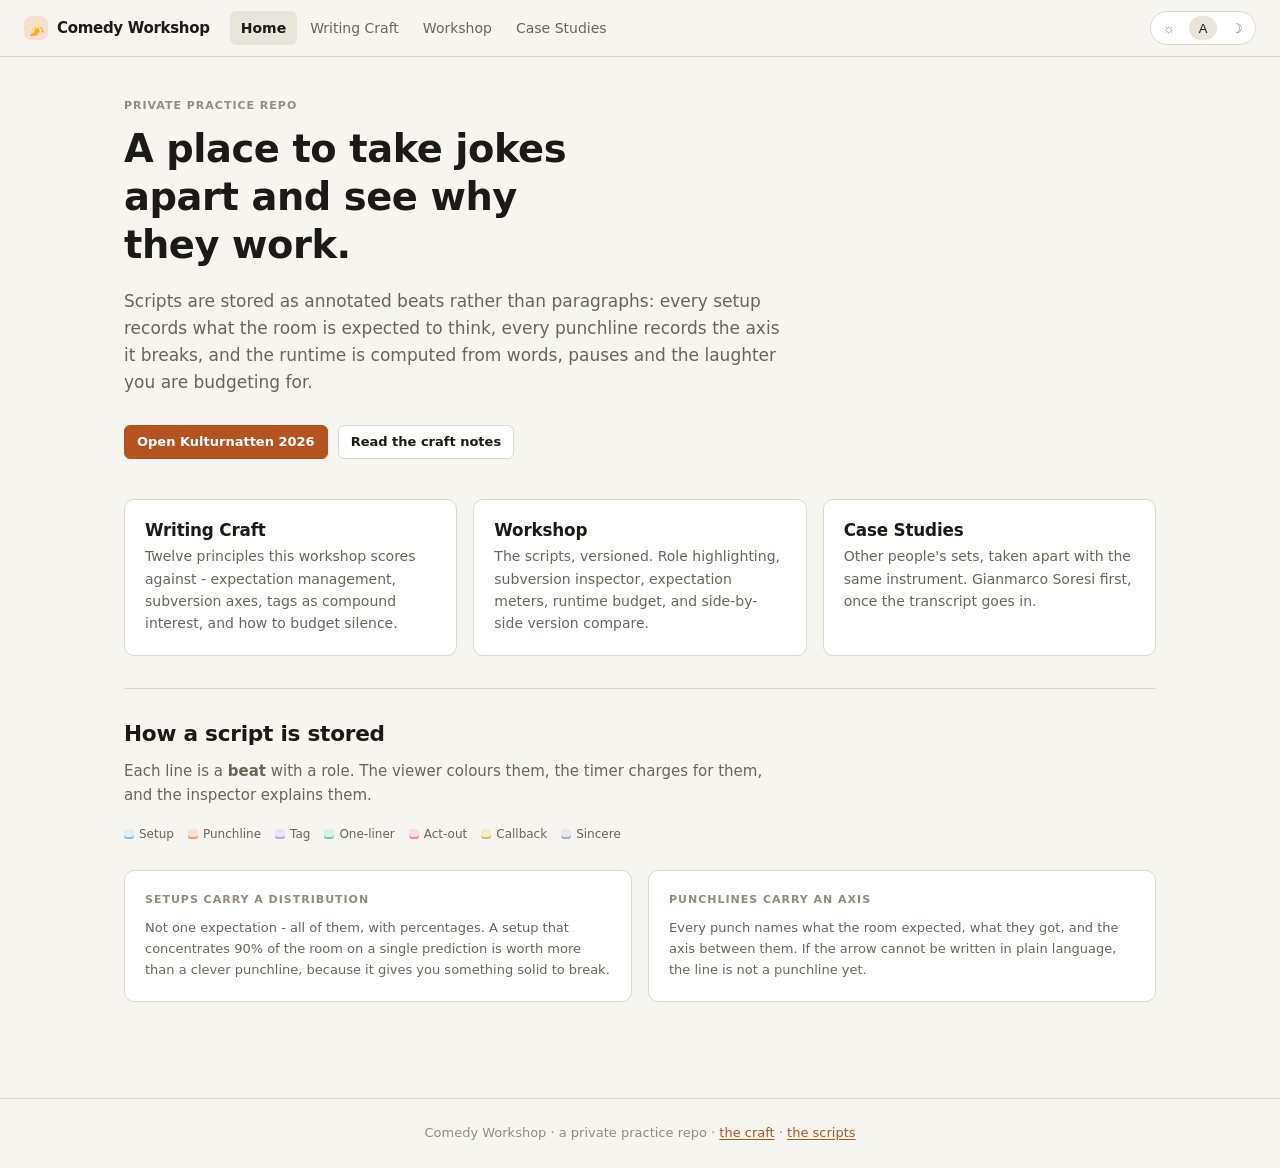
<file: index.html>
<!doctype html>
<html lang="en">
<head>
<meta charset="utf-8">
<meta name="viewport" content="width=device-width, initial-scale=1">
<meta name="robots" content="noindex, nofollow">
<title>Comedy Workshop</title>
<link rel="stylesheet" href="assets/css/main.css">
<link rel="icon" href="data:image/svg+xml,<svg xmlns='http://www.w3.org/2000/svg' viewBox='0 0 32 32'><text y='26' font-size='26'>&#127820;</text></svg>">
<script src="assets/js/core.js"></script>
</head>
<body>
<header data-chrome data-page="home" data-base=""></header>

<main class="wrap">
  <div class="eyebrow">Private practice repo</div>
  <h1 style="font-size:2.4rem;max-width:18ch">A place to take jokes apart and see why they work.</h1>
  <p class="lede">Scripts are stored as annotated beats rather than paragraphs: every setup records what the
  room is expected to think, every punchline records the axis it breaks, and the runtime is computed from
  words, pauses and the laughter you are budgeting for.</p>

  <div class="row" style="margin:28px 0 40px">
    <a class="btn btn--on" href="workshop/script.html?id=kulturnatten-2026&amp;v=v2">Open Kulturnatten 2026</a>
    <a class="btn" href="craft/index.html">Read the craft notes</a>
  </div>

  <div class="grid grid--3">
    <a class="card" href="craft/index.html">
      <h3>Writing Craft</h3>
      <p>Twelve principles this workshop scores against - expectation management, subversion axes, tags as
      compound interest, and how to budget silence.</p>
    </a>
    <a class="card" href="workshop/index.html">
      <h3>Workshop</h3>
      <p>The scripts, versioned. Role highlighting, subversion inspector, expectation meters, runtime
      budget, and side-by-side version compare.</p>
    </a>
    <a class="card" href="case-studies/index.html">
      <h3>Case Studies</h3>
      <p>Other people's sets, taken apart with the same instrument. Gianmarco Soresi first, once the
      transcript goes in.</p>
    </a>
  </div>

  <hr class="rule">

  <h2>How a script is stored</h2>
  <p class="muted" style="max-width:68ch">Each line is a <b>beat</b> with a role. The viewer colours them,
  the timer charges for them, and the inspector explains them.</p>
  <div class="legend" style="margin:18px 0 26px">
    <span><i style="background:var(--setup-bg);box-shadow:inset 0 -2px 0 var(--setup-edge)"></i>Setup</span>
    <span><i style="background:var(--punch-bg);box-shadow:inset 0 -2px 0 var(--punch-edge)"></i>Punchline</span>
    <span><i style="background:var(--tag-bg);box-shadow:inset 0 -2px 0 var(--tag-edge)"></i>Tag</span>
    <span><i style="background:var(--oneliner-bg);box-shadow:inset 0 -2px 0 var(--oneliner-edge)"></i>One-liner</span>
    <span><i style="background:var(--actout-bg);box-shadow:inset 0 -2px 0 var(--actout-edge)"></i>Act-out</span>
    <span><i style="background:var(--callback-bg);box-shadow:inset 0 -2px 0 var(--callback-edge)"></i>Callback</span>
    <span><i style="background:var(--sincere-bg);box-shadow:inset 0 -2px 0 var(--sincere-edge)"></i>Sincere</span>
  </div>

  <div class="grid grid--2">
    <div class="panel">
      <div class="eyebrow">Setups carry a distribution</div>
      <p class="small muted" style="margin:0">Not one expectation - all of them, with percentages. A setup
      that concentrates 90% of the room on a single prediction is worth more than a clever punchline,
      because it gives you something solid to break.</p>
    </div>
    <div class="panel">
      <div class="eyebrow">Punchlines carry an axis</div>
      <p class="small muted" style="margin:0">Every punch names what the room expected, what they got, and
      the axis between them. If the arrow cannot be written in plain language, the line is not a punchline
      yet.</p>
    </div>
  </div>
</main>

<footer data-footer></footer>
</body>
</html>
</file>
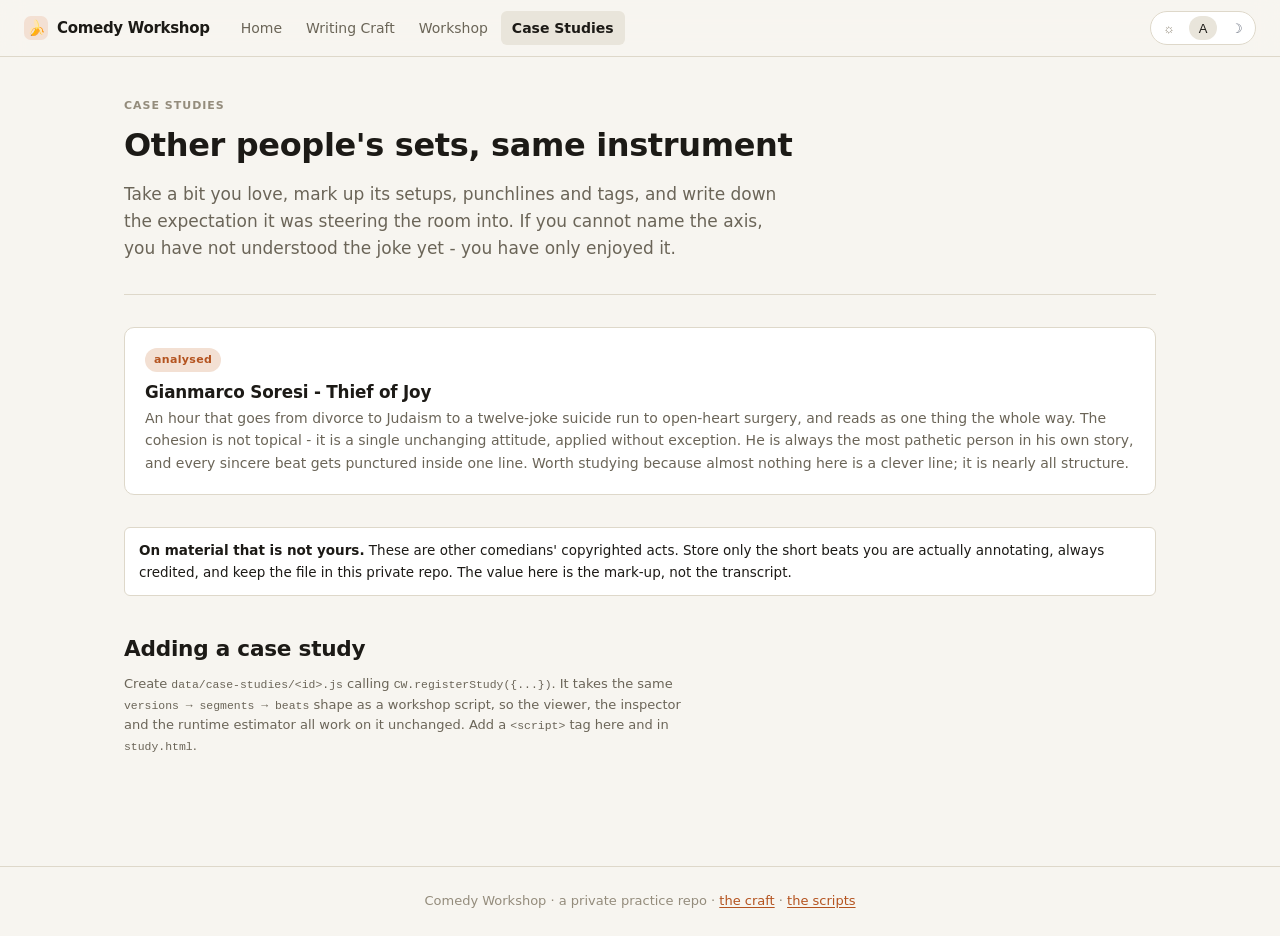
<file: case-studies/index.html>
<!doctype html>
<html lang="en">
<head>
<meta charset="utf-8">
<meta name="viewport" content="width=device-width, initial-scale=1">
<meta name="robots" content="noindex, nofollow">
<title>Case Studies - Comedy Workshop</title>
<link rel="stylesheet" href="../assets/css/main.css">
<link rel="icon" href="data:image/svg+xml,<svg xmlns='http://www.w3.org/2000/svg' viewBox='0 0 32 32'><text y='26' font-size='26'>&#127820;</text></svg>">
<script src="../assets/js/core.js"></script>
<script src="../assets/js/model.js"></script>
<script src="../data/case-studies/soresi.js"></script>
</head>
<body>
<header data-chrome data-page="case" data-base="../"></header>

<main class="wrap">
  <div class="eyebrow">Case Studies</div>
  <h1>Other people's sets, same instrument</h1>
  <p class="lede">Take a bit you love, mark up its setups, punchlines and tags, and write down the
  expectation it was steering the room into. If you cannot name the axis, you have not understood the
  joke yet - you have only enjoyed it.</p>
  <hr class="rule">

  <div class="grid grid--2" id="list"></div>

  <div class="callout" style="margin-top:32px">
    <b>On material that is not yours.</b> These are other comedians' copyrighted acts. Store only the
    short beats you are actually annotating, always credited, and keep the file in this private repo.
    The value here is the mark-up, not the transcript.
  </div>

  <h2 style="margin-top:40px">Adding a case study</h2>
  <p class="muted small" style="max-width:70ch">Create <code>data/case-studies/&lt;id&gt;.js</code> calling
  <code>CW.registerStudy({...})</code>. It takes the same <code>versions &rarr; segments &rarr; beats</code>
  shape as a workshop script, so the viewer, the inspector and the runtime estimator all work on it
  unchanged. Add a <code>&lt;script&gt;</code> tag here and in <code>study.html</code>.</p>
</main>

<footer data-footer></footer>

<script>
(function () {
  var esc = CW.esc;
  var html = CW.allStudies().map(function (s) {
    var ready = s.versions && s.versions.length;
    return '<a class="card" href="study.html?id=' + encodeURIComponent(s.id) + '">' +
      '<div class="row" style="margin-bottom:10px">' +
        '<span class="pill' + (ready ? ' pill--live' : '') + '">' + esc(s.status || 'draft') + '</span>' +
      '</div>' +
      '<h3>' + esc(s.title) + '</h3>' +
      '<p>' + esc(s.why || '') + '</p></a>';
  }).join('');
  document.getElementById('list').innerHTML = html ||
    '<div class="empty-state">No case studies yet.</div>';
})();
</script>
</body>
</html>
</file>
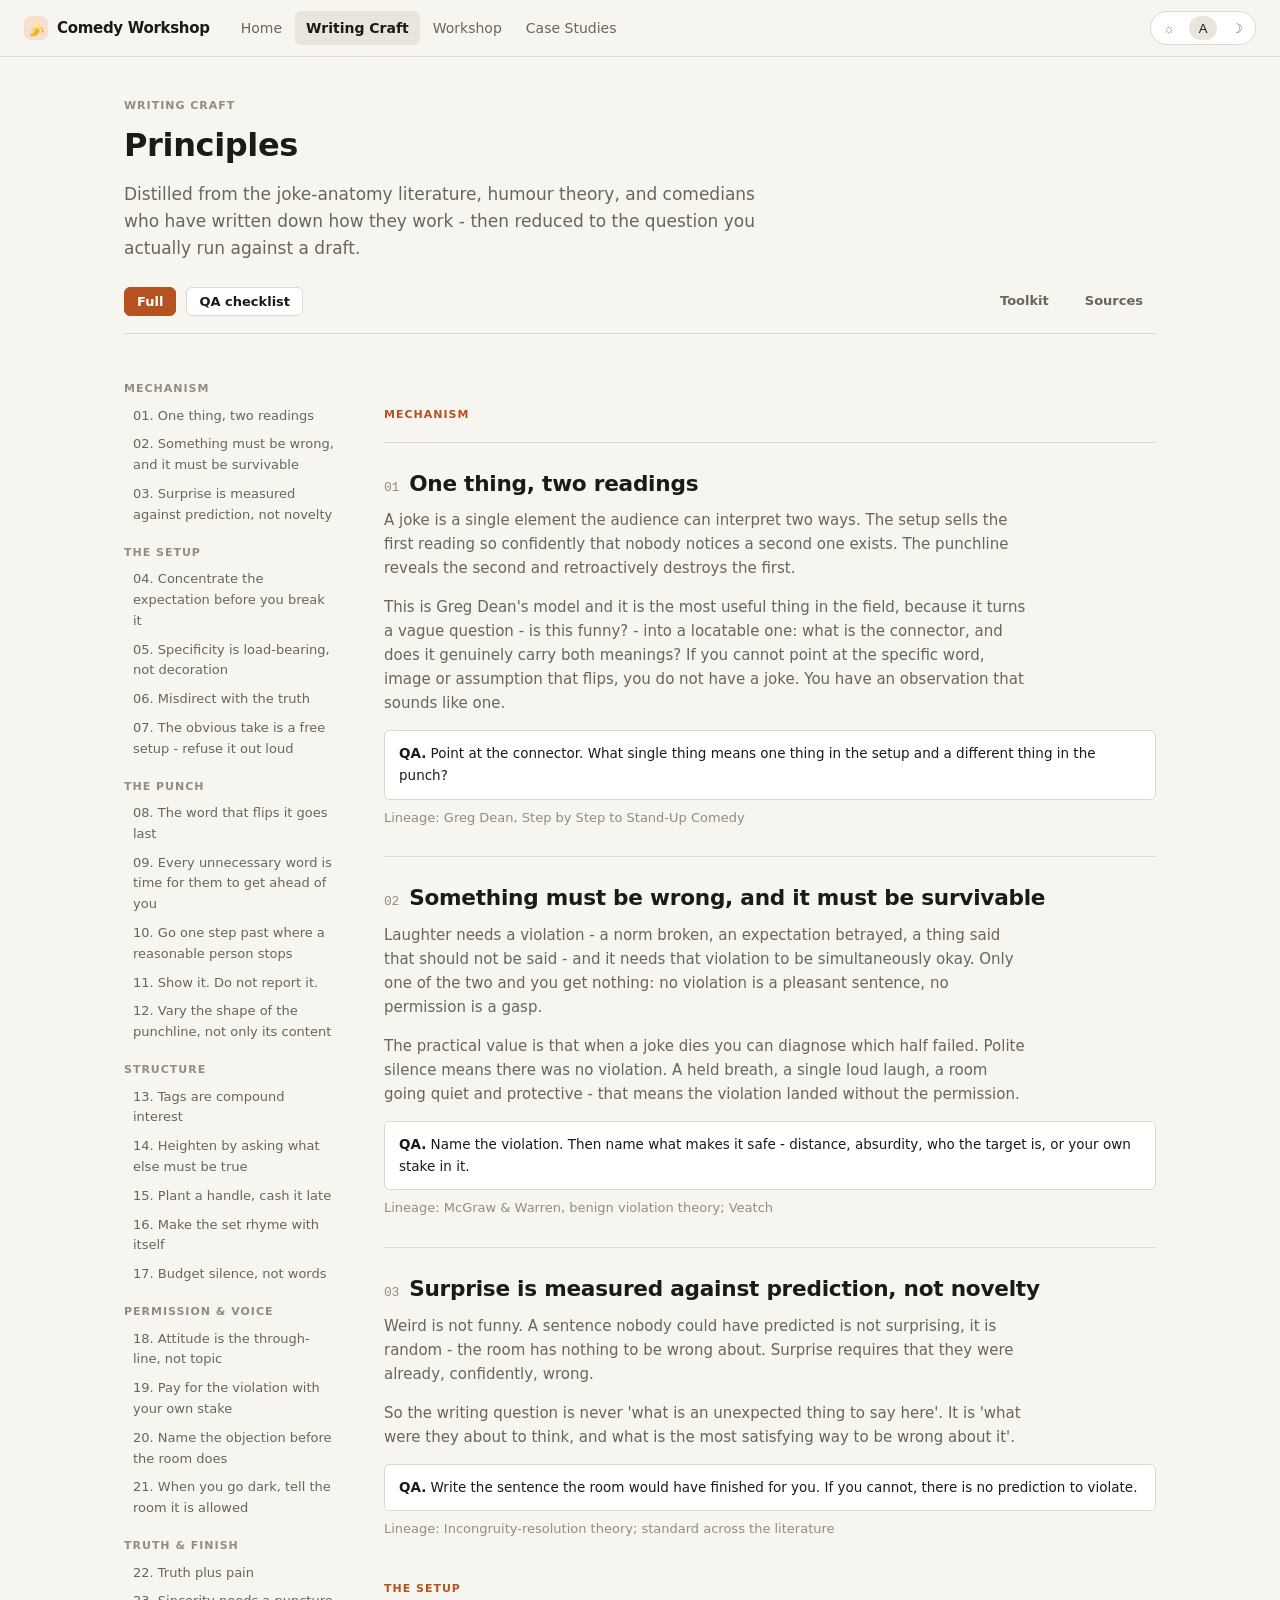
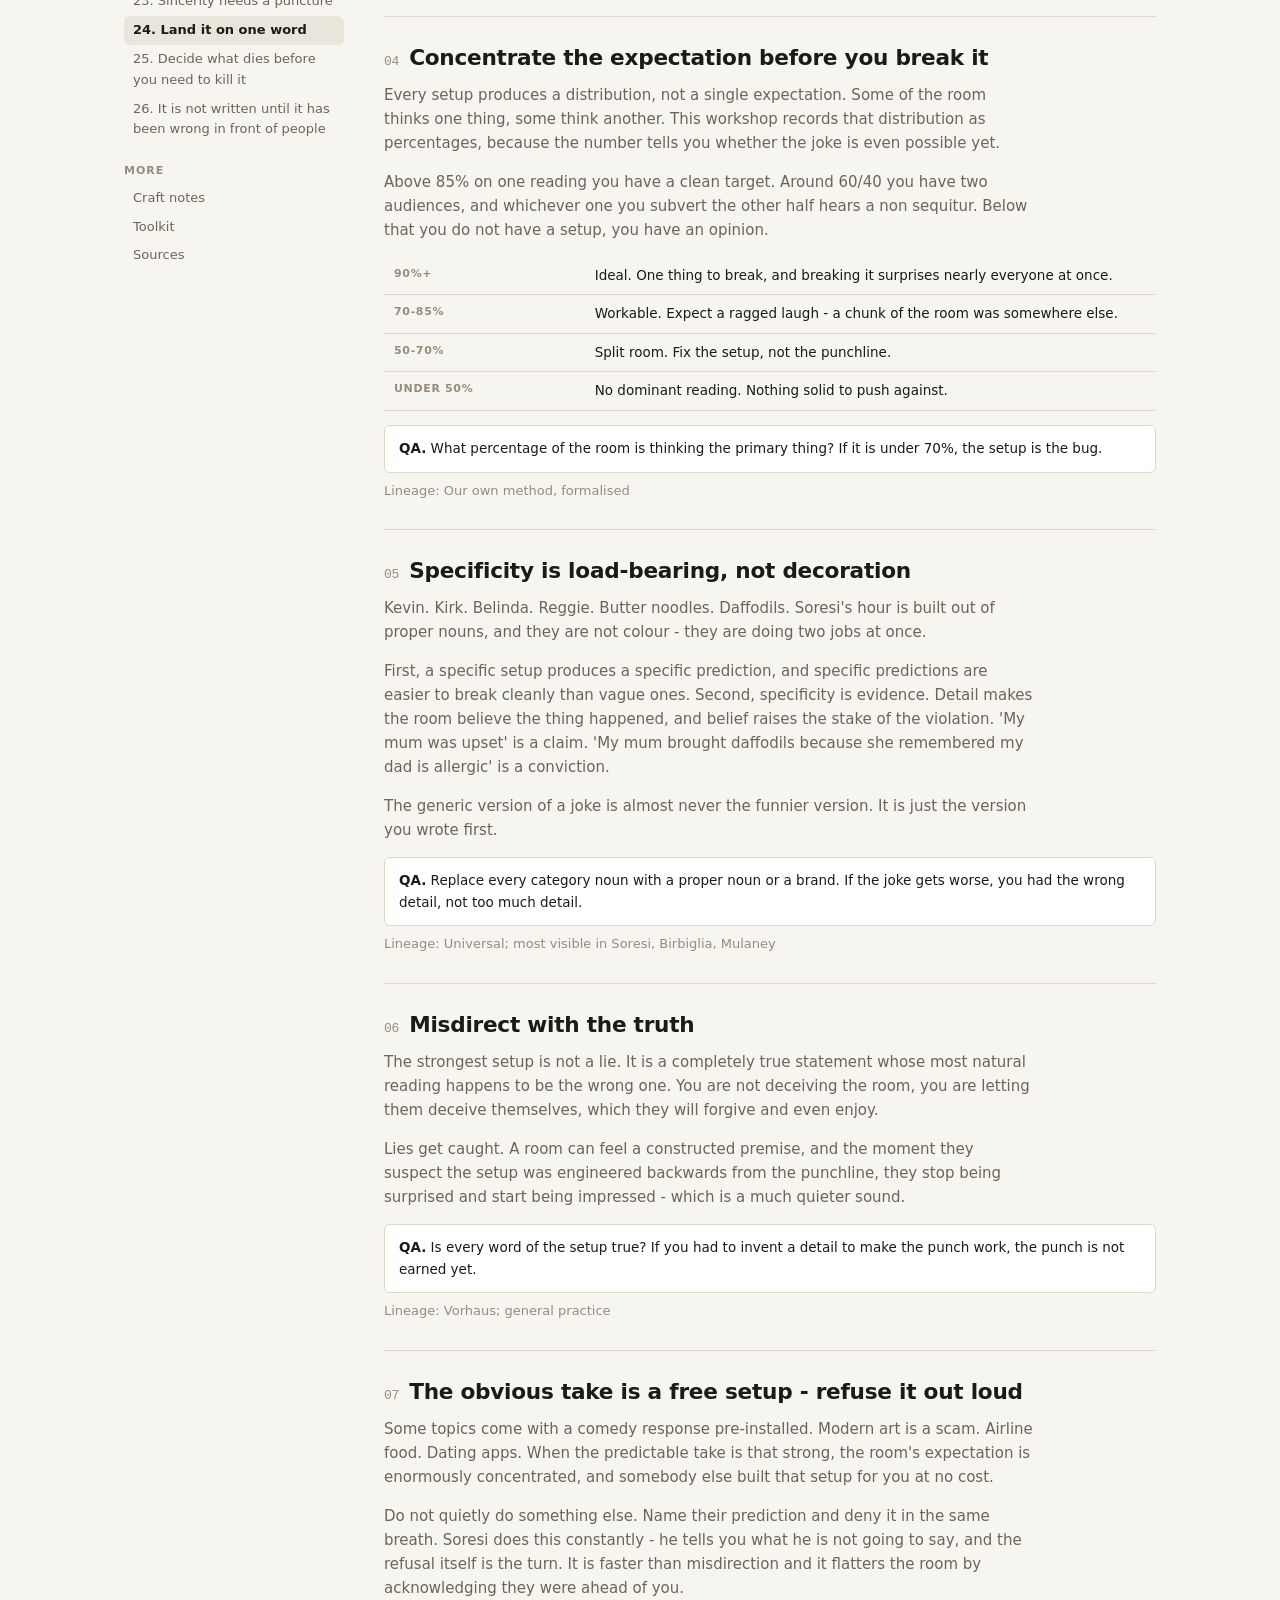
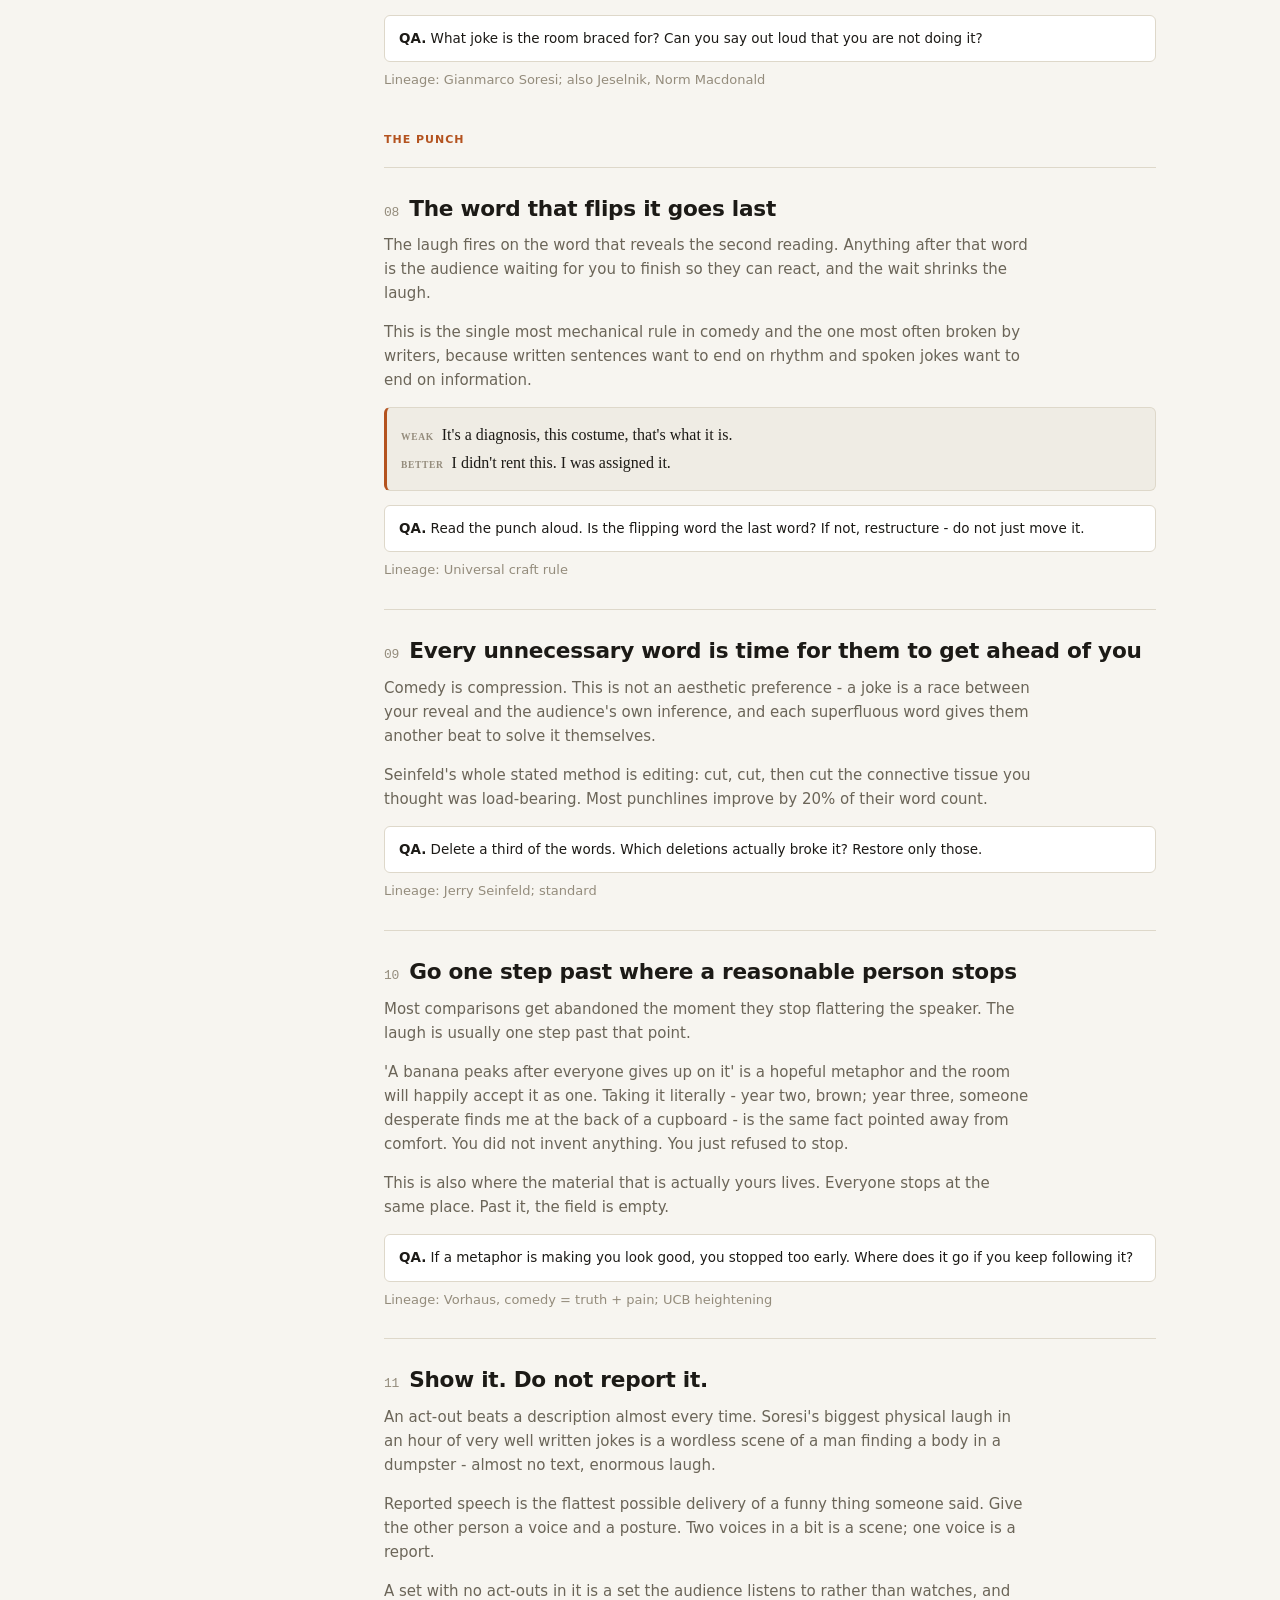
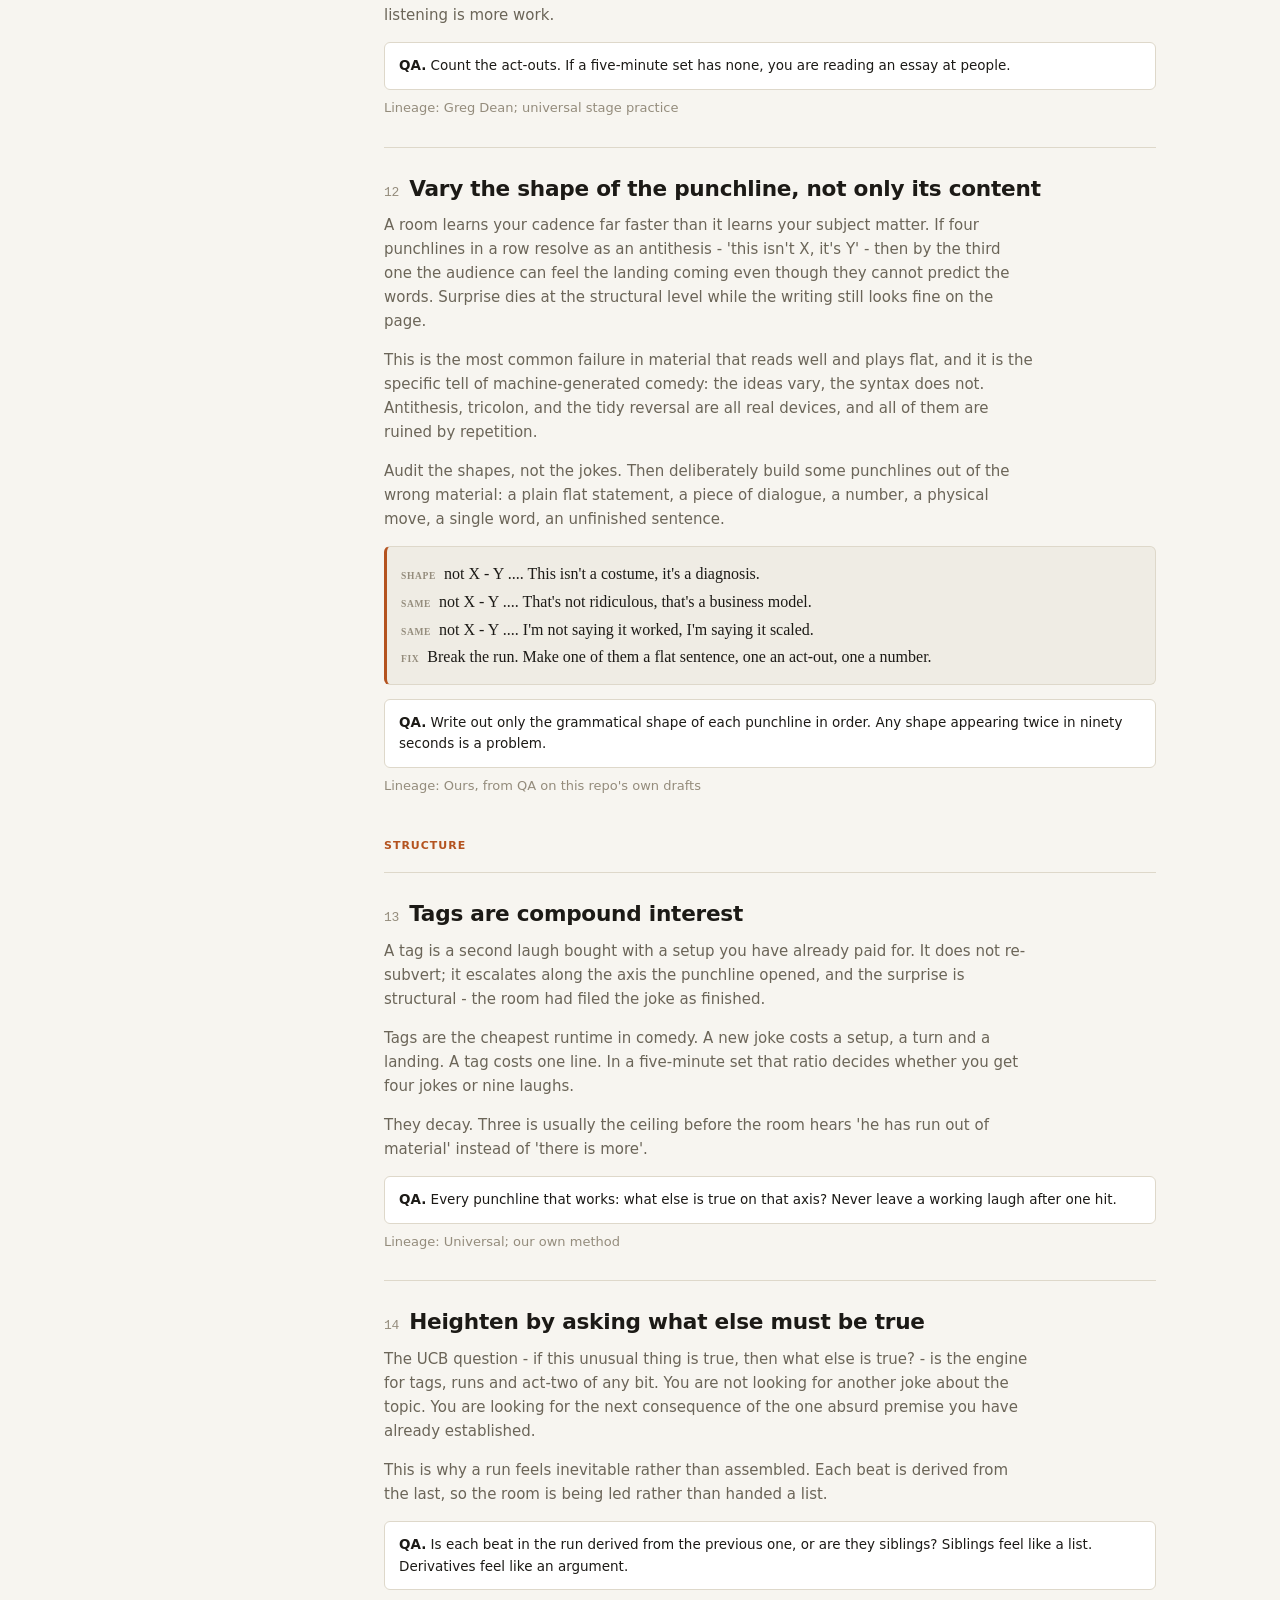
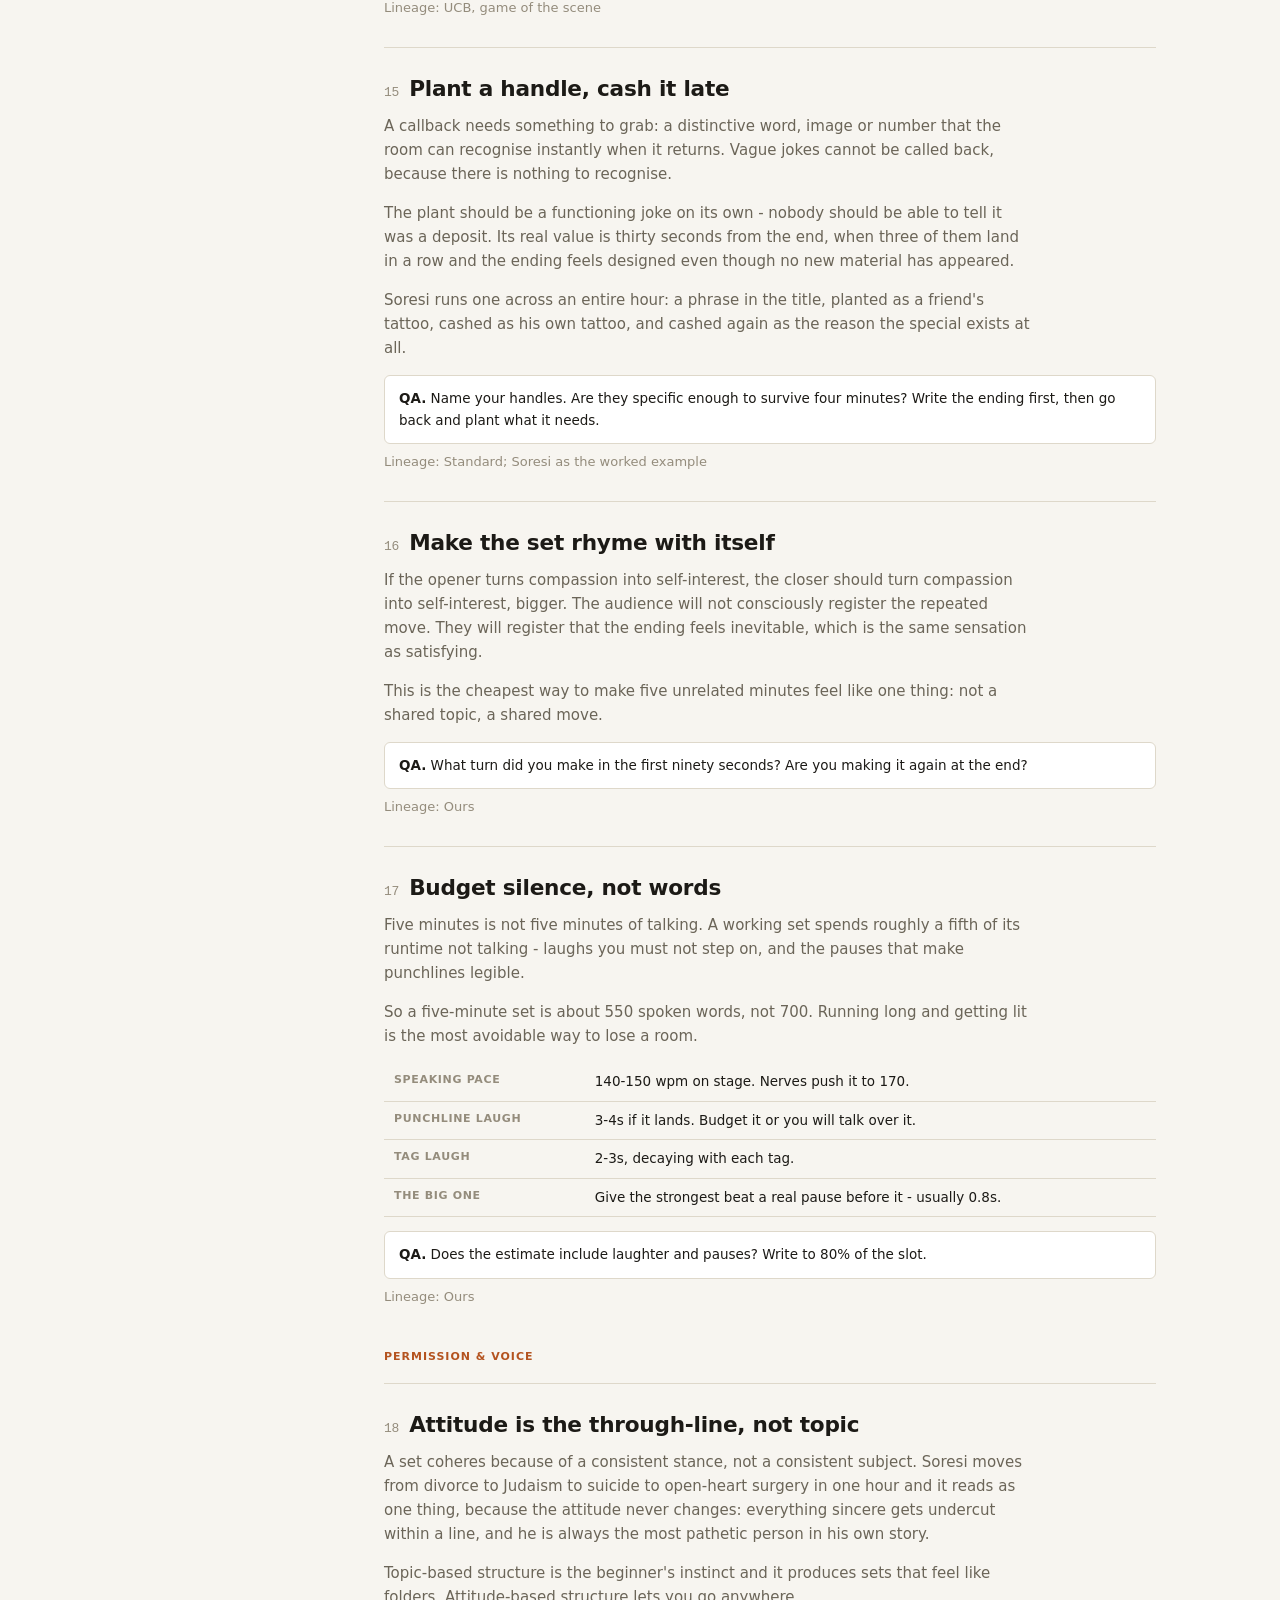
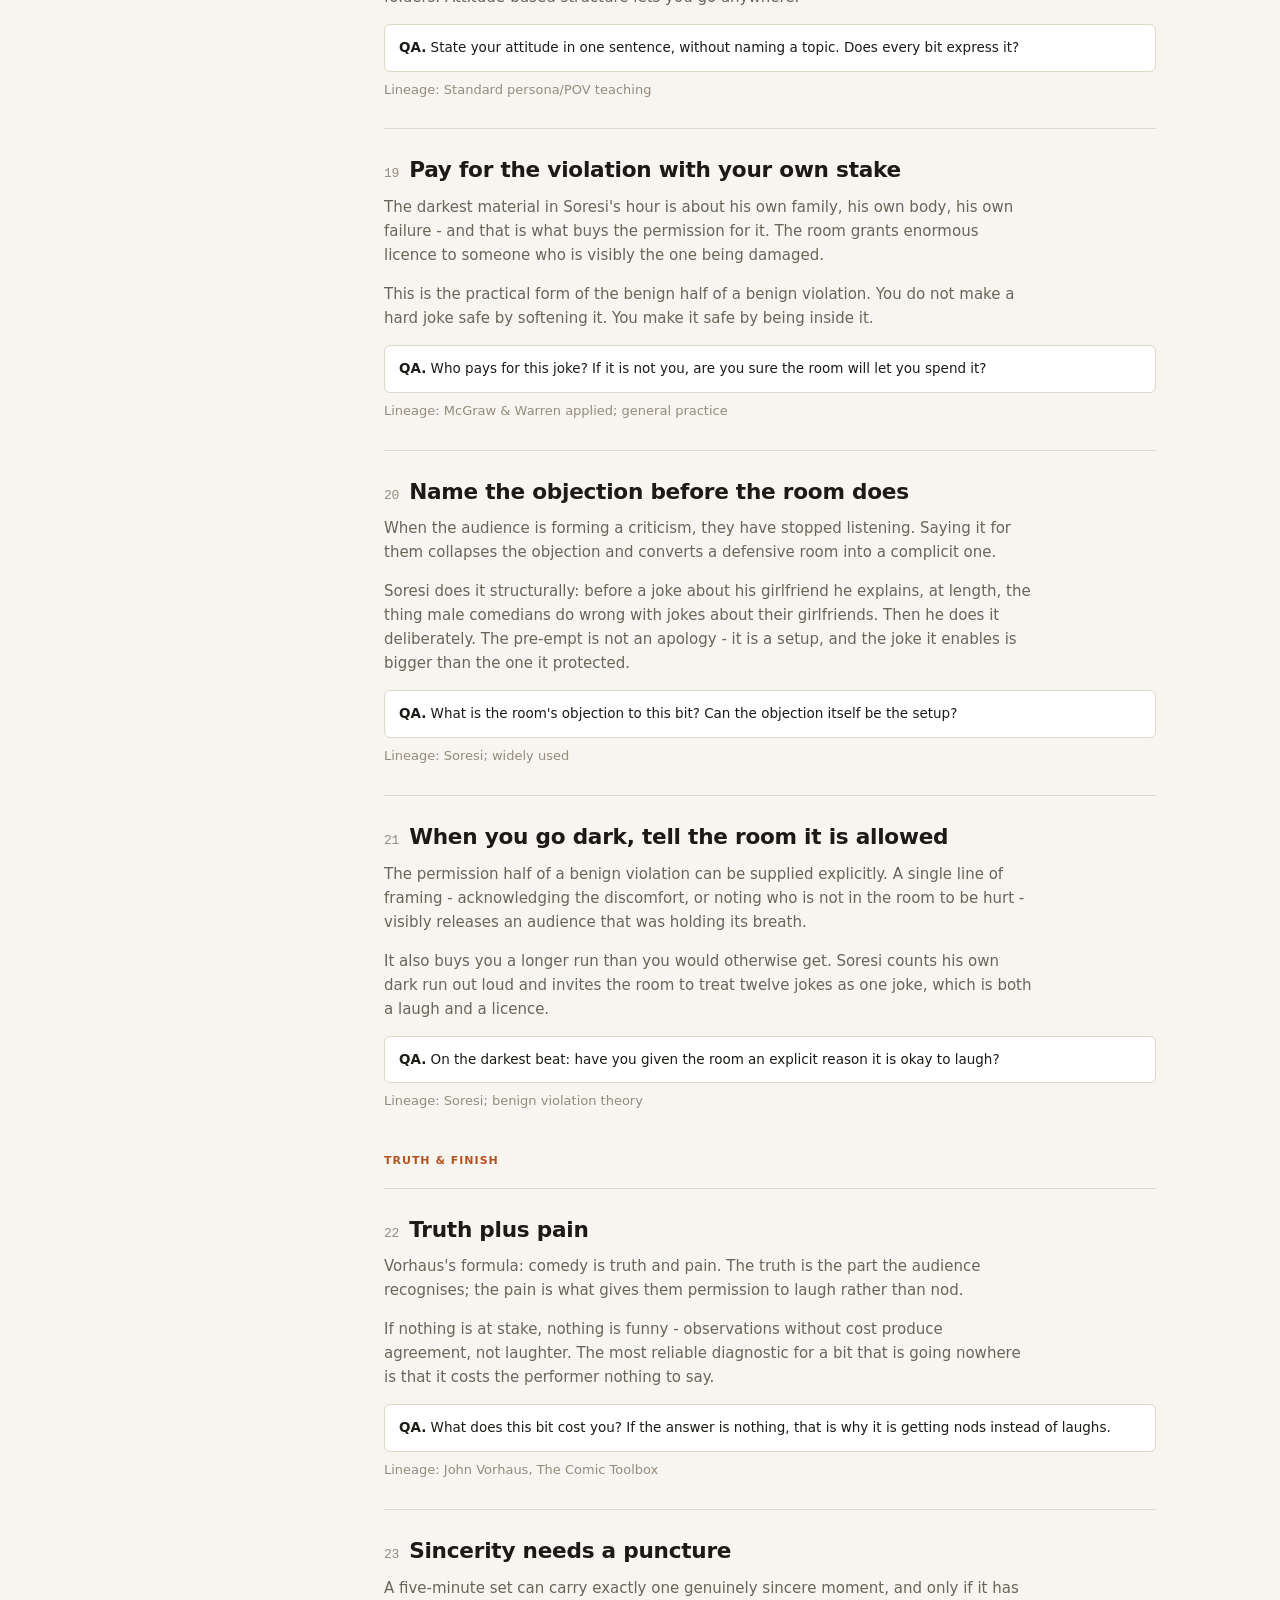
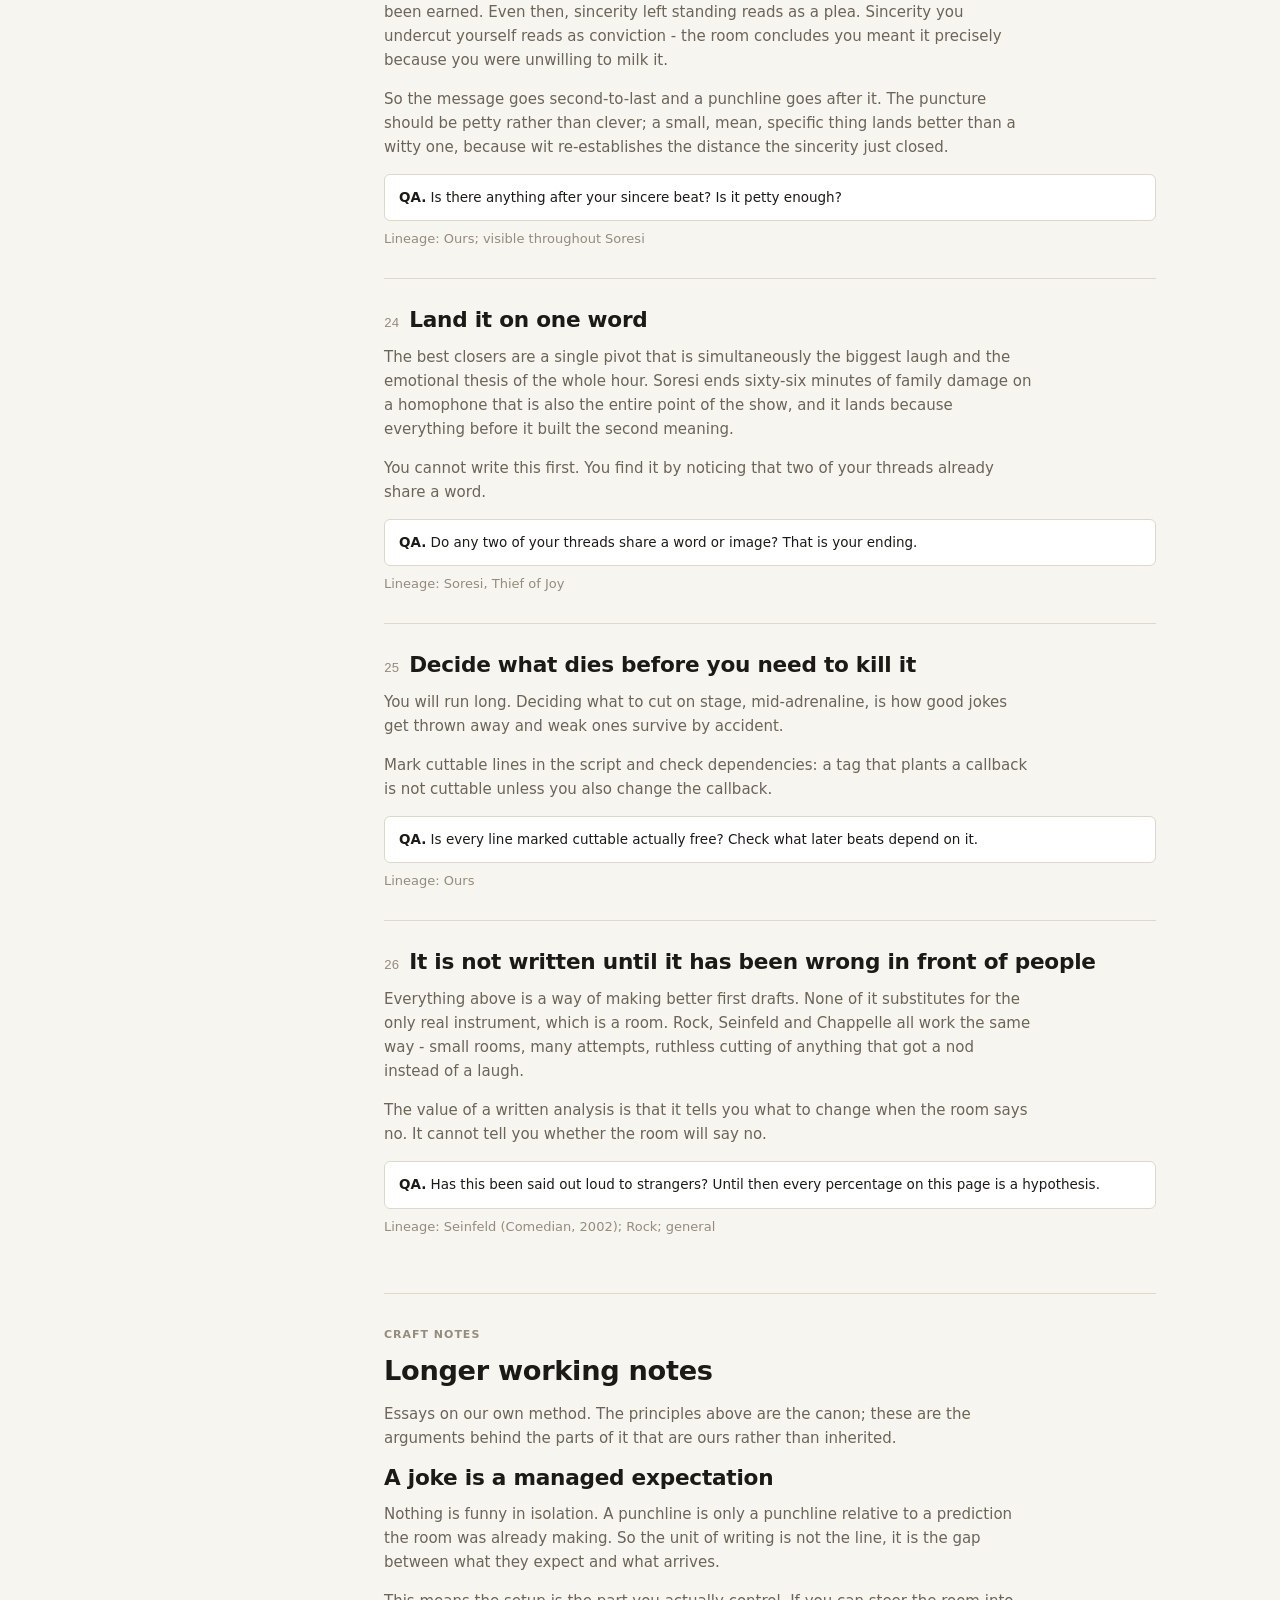
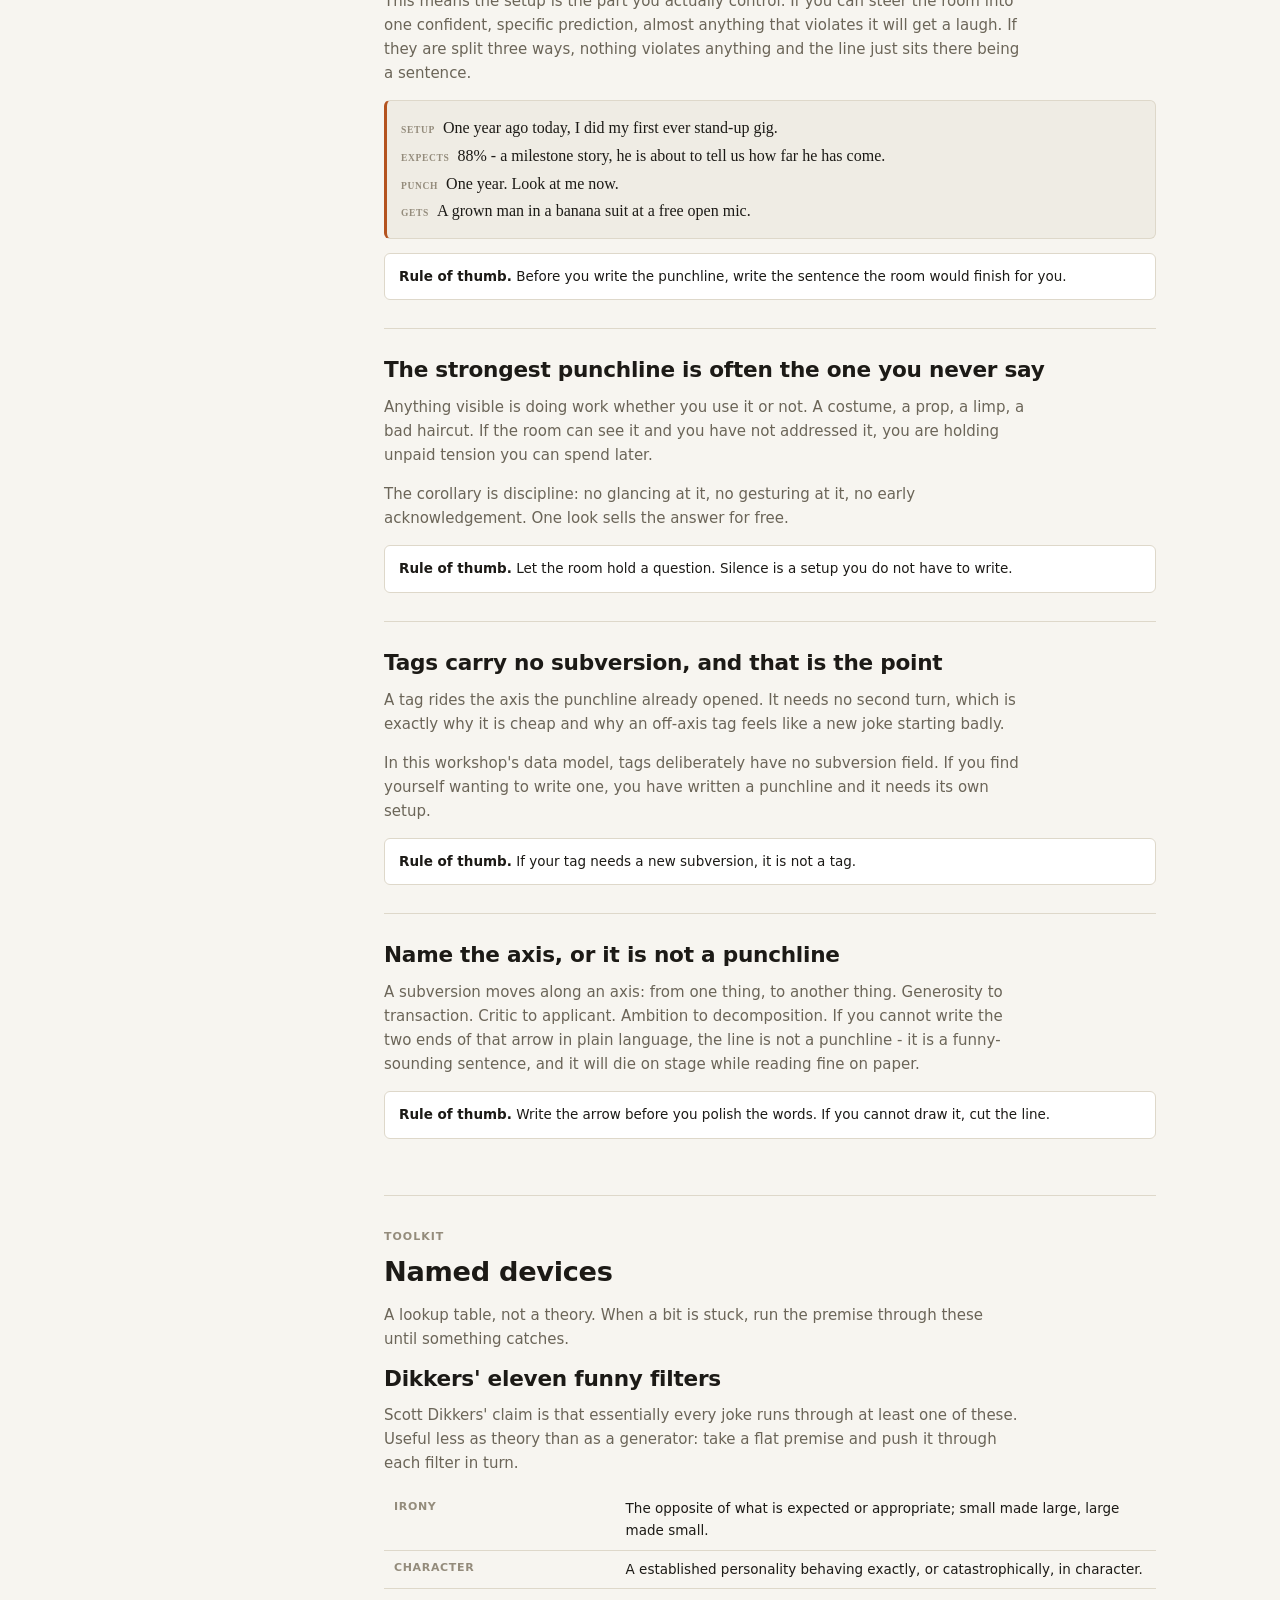
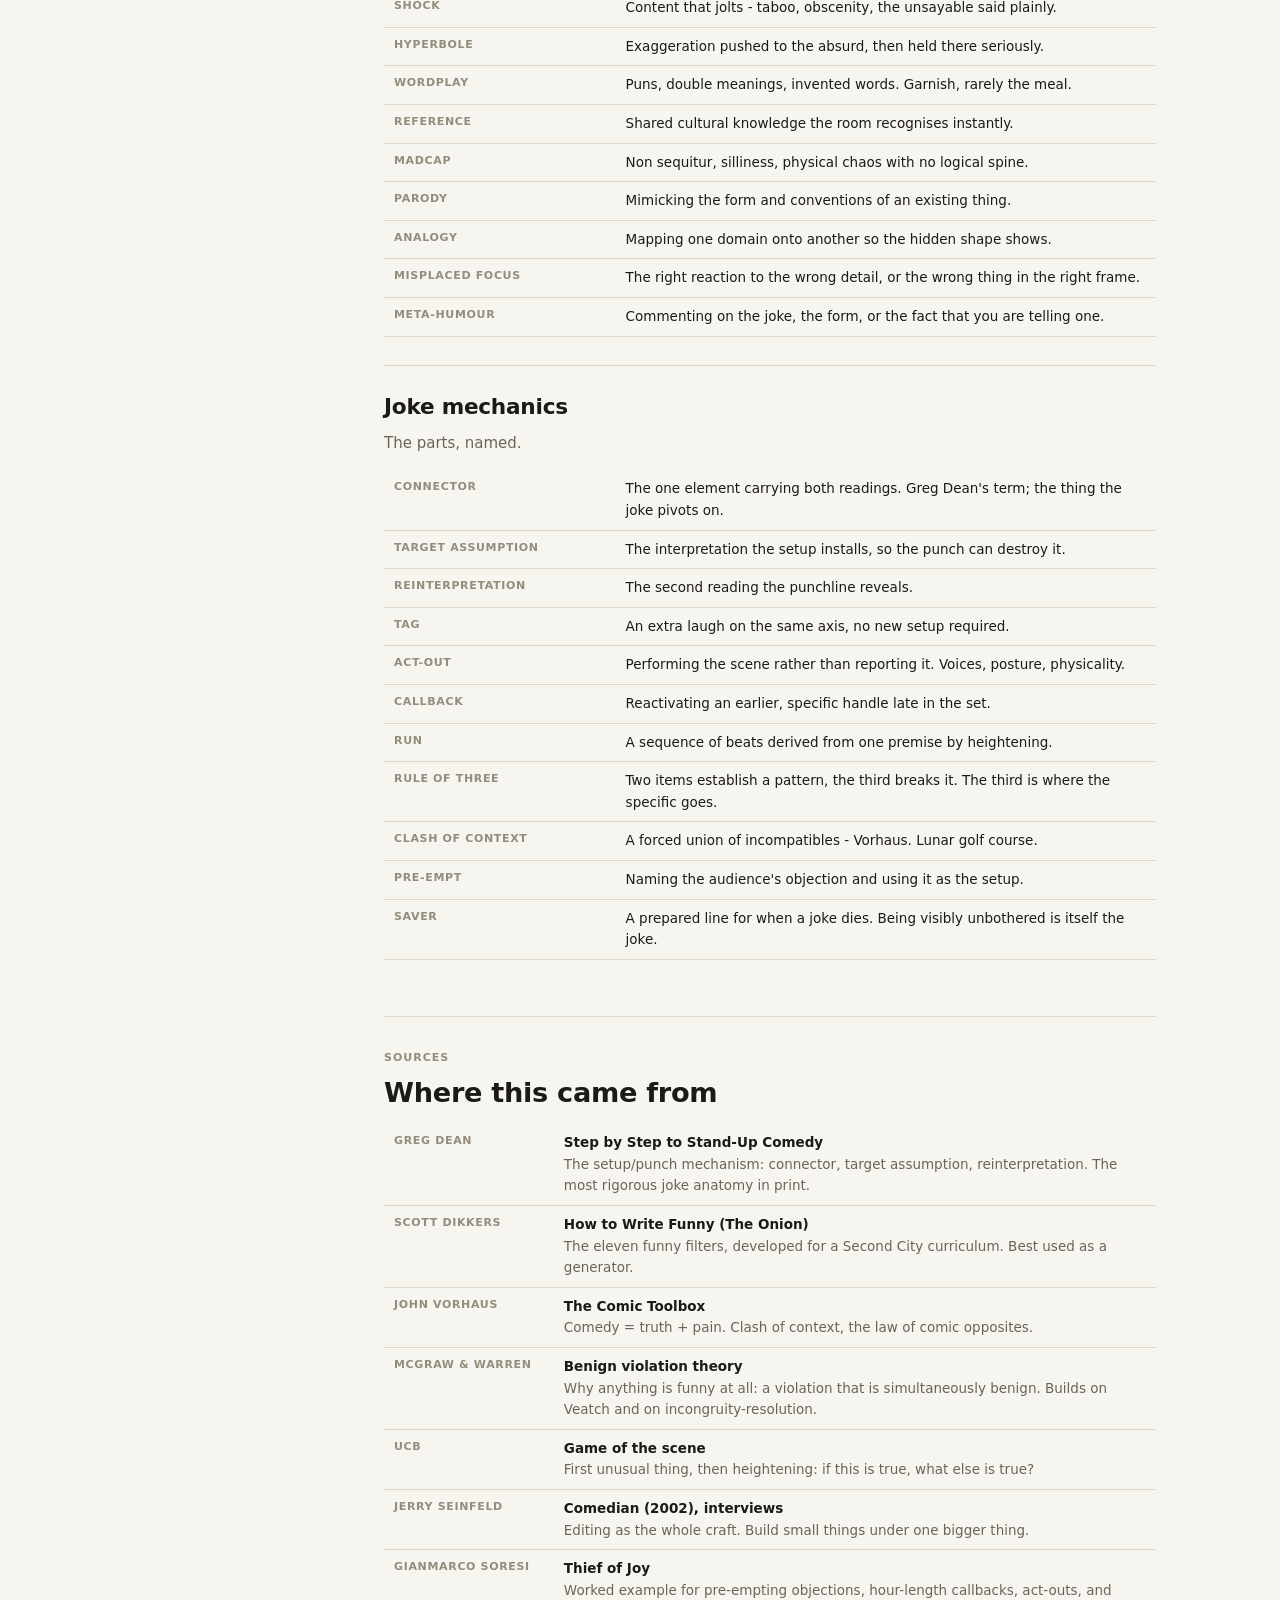
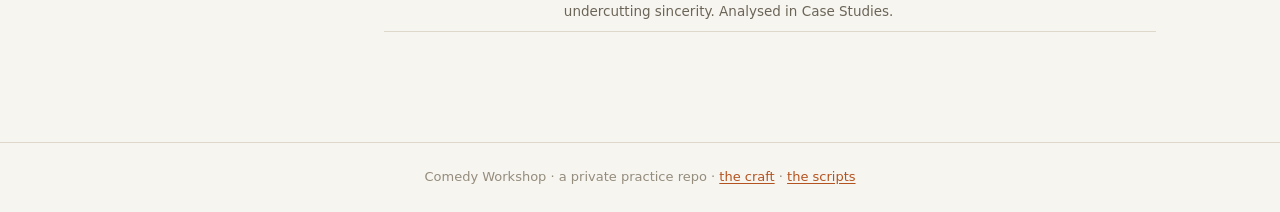
<file: craft/index.html>
<!doctype html>
<html lang="en">
<head>
<meta charset="utf-8">
<meta name="viewport" content="width=device-width, initial-scale=1">
<meta name="robots" content="noindex, nofollow">
<title>Writing Craft - Comedy Workshop</title>
<link rel="stylesheet" href="../assets/css/main.css">
<link rel="icon" href="data:image/svg+xml,<svg xmlns='http://www.w3.org/2000/svg' viewBox='0 0 32 32'><text y='26' font-size='26'>&#127820;</text></svg>">
<script src="../assets/js/core.js"></script>
<script src="../assets/js/model.js"></script>
<script src="../assets/js/craft-data.js"></script>
</head>
<body>
<header data-chrome data-page="craft" data-base="../"></header>

<main class="wrap">
  <div class="eyebrow">Writing Craft</div>
  <h1>Principles</h1>
  <p class="lede">Distilled from the joke-anatomy literature, humour theory, and comedians who have
  written down how they work - then reduced to the question you actually run against a draft.</p>

  <div class="row" style="margin:22px 0 8px">
    <button class="btn btn--on" id="mView" aria-pressed="true">Full</button>
    <button class="btn" id="mCheck" aria-pressed="false">QA checklist</button>
    <span class="spacer"></span>
    <a class="btn btn--ghost" href="#toolkit">Toolkit</a>
    <a class="btn btn--ghost" href="#sources">Sources</a>
  </div>
  <hr class="rule" style="margin-top:14px">

  <div class="craft">
    <nav class="toc" id="toc" aria-label="Principles"></nav>
    <div>
      <div id="principles"></div>
      <div id="checklist" hidden></div>

      <section id="notes" style="margin-top:56px">
        <hr class="rule">
        <div class="eyebrow">Craft notes</div>
        <h2 style="font-size:1.7rem">Longer working notes</h2>
        <p class="muted" style="max-width:66ch">Essays on our own method. The principles above are the
        canon; these are the arguments behind the parts of it that are ours rather than inherited.</p>
        <div id="notesBody"></div>
      </section>

      <section id="toolkit" style="margin-top:56px">
        <hr class="rule">
        <div class="eyebrow">Toolkit</div>
        <h2 style="font-size:1.7rem">Named devices</h2>
        <p class="muted" style="max-width:66ch">A lookup table, not a theory. When a bit is stuck, run the
        premise through these until something catches.</p>
        <div id="toolkitBody"></div>
      </section>

      <section id="sources" style="margin-top:56px">
        <hr class="rule">
        <div class="eyebrow">Sources</div>
        <h2 style="font-size:1.7rem">Where this came from</h2>
        <div id="sourcesBody"></div>
      </section>
    </div>
  </div>
</main>

<footer data-footer></footer>

<script>
(function () {
  var esc = CW.esc;
  var P = CW.CRAFT.principles;

  /* ---- table of contents, grouped ---- */
  var toc = '', lastGroup = null;
  P.forEach(function (p, i) {
    if (p.group !== lastGroup) {
      toc += '<div class="eyebrow" style="margin:14px 0 4px">' + esc(p.group) + '</div>';
      lastGroup = p.group;
    }
    toc += '<a href="#' + p.id + '" data-t="' + p.id + '">' +
           String(i + 1).padStart(2, '0') + '. ' + esc(p.title) + '</a>';
  });
  toc += '<div class="eyebrow" style="margin:18px 0 4px">More</div>' +
         '<a href="#notes">Craft notes</a><a href="#toolkit">Toolkit</a><a href="#sources">Sources</a>';
  document.getElementById('toc').innerHTML = toc;

  /* ---- full principles ---- */
  var body = '', grp = null;
  P.forEach(function (p, i) {
    if (p.group !== grp) {
      body += '<div class="eyebrow" style="margin:40px 0 -10px;color:var(--accent)">' + esc(p.group) + '</div>';
      grp = p.group;
    }
    body += '<article class="principle" id="' + p.id + '">' +
      '<h2><span class="principle__n">' + String(i + 1).padStart(2, '0') + '</span>' +
      '<span>' + esc(p.title) + '</span></h2>' +
      p.body.map(function (t) { return '<p class="muted">' + esc(t) + '</p>'; }).join('');

    if (p.example) {
      body += '<div class="example">' + p.example.lines.map(function (l) {
        return '<div class="ex-line"><span class="ex-tag">' + esc(l.tag) + '</span>' + esc(l.text) + '</div>';
      }).join('') + '</div>';
    }
    if (p.table) {
      body += '<table class="tbl"><tbody>' + p.table.map(function (r) {
        return '<tr><th style="width:26%;white-space:nowrap">' + esc(r[0]) + '</th><td>' + esc(r[1]) + '</td></tr>';
      }).join('') + '</tbody></table>';
    }
    body += '<div class="callout"><b>QA.</b> ' + esc(p.qa) + '</div>';
    if (p.lineage) {
      body += '<p class="faint small" style="margin:-6px 0 0">Lineage: ' + esc(p.lineage) + '</p>';
    }
    body += '</article>';
  });
  document.getElementById('principles').innerHTML = body;

  /* ---- checklist mode: just the questions ---- */
  var chk = '<p class="muted" style="max-width:62ch">Run a draft against these in order. ' +
            'Tick nothing - the point is to notice which question you cannot answer.</p>';
  grp = null;
  P.forEach(function (p, i) {
    if (p.group !== grp) {
      chk += '<div class="eyebrow" style="margin:26px 0 8px;color:var(--accent)">' + esc(p.group) + '</div>';
      grp = p.group;
    }
    chk += '<div class="panel" style="margin-bottom:8px;padding:12px 14px">' +
      '<div class="row" style="gap:12px;align-items:flex-start">' +
        '<span class="principle__n" style="padding-top:2px">' + String(i + 1).padStart(2, '0') + '</span>' +
        '<div style="flex:1;min-width:0">' +
          '<div style="font-weight:620;margin-bottom:2px">' + esc(p.qa) + '</div>' +
          '<a class="faint small" href="#' + p.id + '" data-jump="' + p.id + '">' + esc(p.title) + '</a>' +
        '</div>' +
      '</div></div>';
  });
  document.getElementById('checklist').innerHTML = chk;

  /* ---- notes ---- */
  document.getElementById('notesBody').innerHTML = CW.CRAFT.notes.map(function (n) {
    var h = '<article class="principle" id="' + n.id + '"><h2><span>' + esc(n.title) + '</span></h2>' +
      n.body.map(function (t) { return '<p class="muted">' + esc(t) + '</p>'; }).join('');
    if (n.example) {
      h += '<div class="example">' + n.example.lines.map(function (l) {
        return '<div class="ex-line"><span class="ex-tag">' + esc(l.tag) + '</span>' + esc(l.text) + '</div>';
      }).join('') + '</div>';
    }
    if (n.rule) h += '<div class="callout"><b>Rule of thumb.</b> ' + esc(n.rule) + '</div>';
    return h + '</article>';
  }).join('');

  /* ---- toolkit ---- */
  document.getElementById('toolkitBody').innerHTML = CW.CRAFT.toolkit.map(function (t) {
    return '<article class="principle"><h2><span>' + esc(t.group) + '</span></h2>' +
      '<p class="muted">' + esc(t.blurb) + '</p>' +
      '<table class="tbl"><tbody>' + t.items.map(function (r) {
        return '<tr><th style="width:30%">' + esc(r[0]) + '</th><td>' + esc(r[1]) + '</td></tr>';
      }).join('') + '</tbody></table></article>';
  }).join('');

  /* ---- sources ---- */
  document.getElementById('sourcesBody').innerHTML =
    '<table class="tbl"><tbody>' + CW.CRAFT.sources.map(function (s) {
      return '<tr><th style="width:22%">' + esc(s[0]) + '</th>' +
             '<td><b>' + esc(s[1]) + '</b><br><span class="muted">' + esc(s[2]) + '</span></td></tr>';
    }).join('') + '</tbody></table>';

  /* ---- mode toggle ---- */
  var mView = document.getElementById('mView'), mCheck = document.getElementById('mCheck');
  function mode(check) {
    document.getElementById('principles').hidden = check;
    document.getElementById('checklist').hidden = !check;
    ['notes', 'toolkit', 'sources'].forEach(function (id) {
      document.getElementById(id).hidden = check;
    });
    mView.setAttribute('aria-pressed', String(!check));
    mCheck.setAttribute('aria-pressed', String(check));
    mView.classList.toggle('btn--on', !check);
    mCheck.classList.toggle('btn--on', check);
  }
  mView.onclick = function () { mode(false); };
  mCheck.onclick = function () { mode(true); };
  document.getElementById('checklist').addEventListener('click', function (e) {
    var a = e.target.closest('[data-jump]');
    if (a) mode(false);   // jumping to a principle needs the full view visible
  });

  /* ---- active section in the toc ---- */
  var links = {};
  Array.prototype.forEach.call(document.querySelectorAll('#toc a'), function (a) {
    if (a.dataset.t) links[a.dataset.t] = a;
  });
  if ('IntersectionObserver' in window) {
    var io = new IntersectionObserver(function (entries) {
      entries.forEach(function (e) {
        if (e.isIntersecting) {
          Object.keys(links).forEach(function (k) { links[k].classList.remove('is-active'); });
          if (links[e.target.id]) links[e.target.id].classList.add('is-active');
        }
      });
    }, { rootMargin: '-80px 0px -70% 0px' });
    Array.prototype.forEach.call(document.querySelectorAll('#principles .principle'), function (n) {
      io.observe(n);
    });
  }
})();
</script>
</body>
</html>
</file>
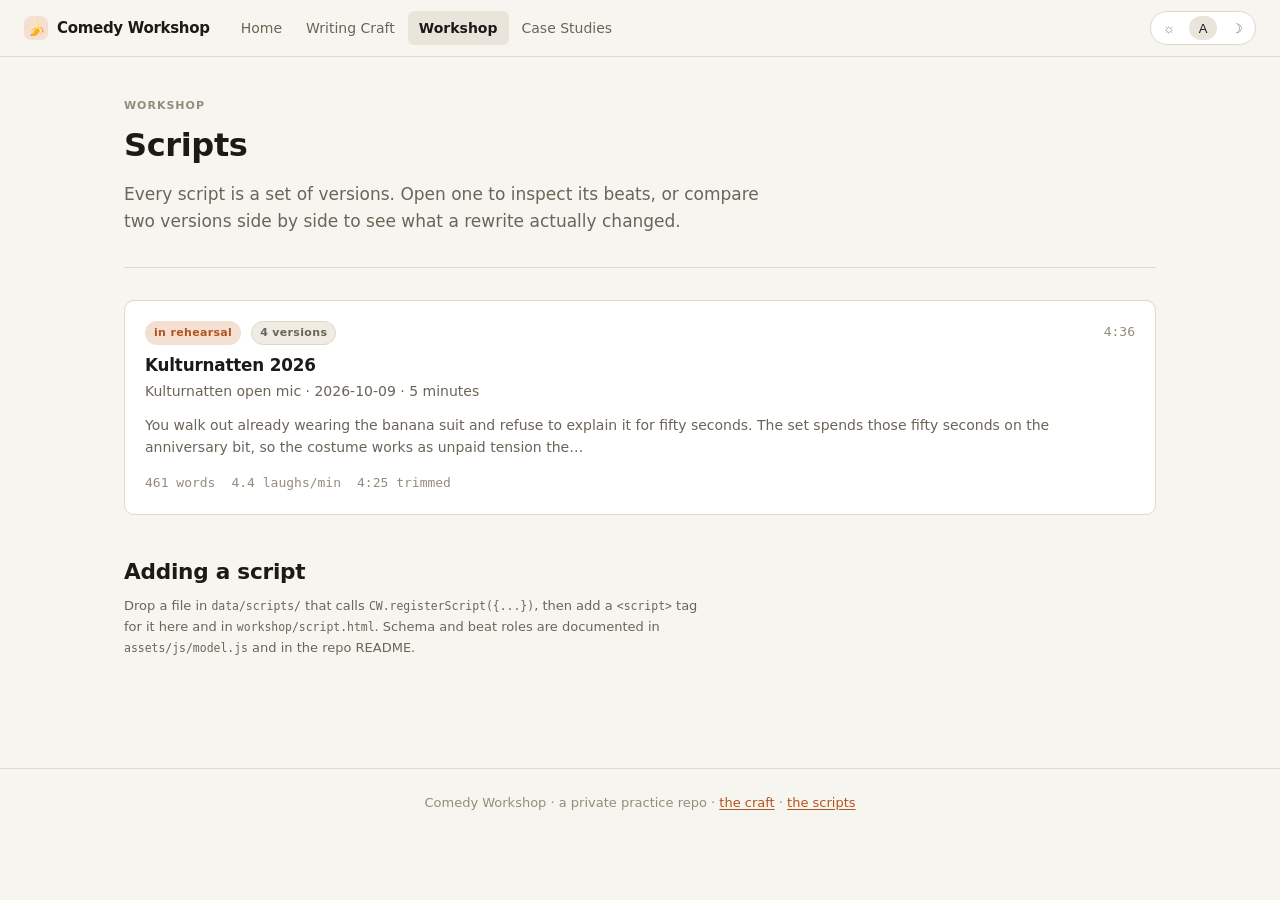
<file: workshop/index.html>
<!doctype html>
<html lang="en">
<head>
<meta charset="utf-8">
<meta name="viewport" content="width=device-width, initial-scale=1">
<meta name="robots" content="noindex, nofollow">
<title>Workshop - Comedy Workshop</title>
<link rel="stylesheet" href="../assets/css/main.css">
<link rel="icon" href="data:image/svg+xml,<svg xmlns='http://www.w3.org/2000/svg' viewBox='0 0 32 32'><text y='26' font-size='26'>&#127820;</text></svg>">
<script src="../assets/js/core.js"></script>
<script src="../assets/js/model.js"></script>
<script src="../data/scripts/kulturnatten-2026.js"></script>
</head>
<body>
<header data-chrome data-page="workshop" data-base="../"></header>

<main class="wrap">
  <div class="eyebrow">Workshop</div>
  <h1>Scripts</h1>
  <p class="lede">Every script is a set of versions. Open one to inspect its beats, or compare two
  versions side by side to see what a rewrite actually changed.</p>
  <hr class="rule">
  <div class="grid grid--2" id="list"></div>

  <h2 style="margin-top:44px">Adding a script</h2>
  <p class="muted small" style="max-width:70ch">Drop a file in <code>data/scripts/</code> that calls
  <code>CW.registerScript({...})</code>, then add a <code>&lt;script&gt;</code> tag for it here and in
  <code>workshop/script.html</code>. Schema and beat roles are documented in
  <code>assets/js/model.js</code> and in the repo README.</p>
</main>

<footer data-footer></footer>

<script>
(function () {
  var esc = CW.esc, mmss = CW.mmss;
  var html = CW.allScripts().map(function (s) {
    var latest = s.versions[s.versions.length - 1];
    var t = CW.timeVersion(latest, { wpm: 145, laughScale: 1 });
    var trimmed = CW.timeVersion(latest, { wpm: 145, laughScale: 1, includeOptional: false });
    var lpm = CW.laughsPerMinute(latest, {});
    return '<a class="card" href="script.html?id=' + encodeURIComponent(s.id) + '&v=' + encodeURIComponent(latest.id) + '">' +
      '<div class="row" style="margin-bottom:10px">' +
        '<span class="pill pill--live">' + esc(s.status || 'draft') + '</span>' +
        '<span class="pill">' + s.versions.length + ' versions</span>' +
        '<span class="spacer"></span>' +
        '<span class="faint small" style="font-family:var(--mono)">' + mmss(t.total) + '</span>' +
      '</div>' +
      '<h3>' + esc(s.title) + '</h3>' +
      '<p style="margin-bottom:12px">' + [s.venue, s.date, s.slot].filter(Boolean).map(esc).join(' &middot; ') + '</p>' +
      '<p class="small faint">' + esc((s.premise || '').slice(0, 190)) + '&hellip;</p>' +
      '<div class="row small faint" style="margin-top:14px;gap:16px;font-family:var(--mono)">' +
        '<span>' + t.words + ' words</span>' +
        '<span>' + lpm.toFixed(1) + ' laughs/min</span>' +
        '<span>' + mmss(trimmed.total) + ' trimmed</span>' +
      '</div>' +
    '</a>';
  }).join('');
  document.getElementById('list').innerHTML = html ||
    '<div class="empty-state">No scripts registered yet.</div>';
})();
</script>
</body>
</html>
</file>
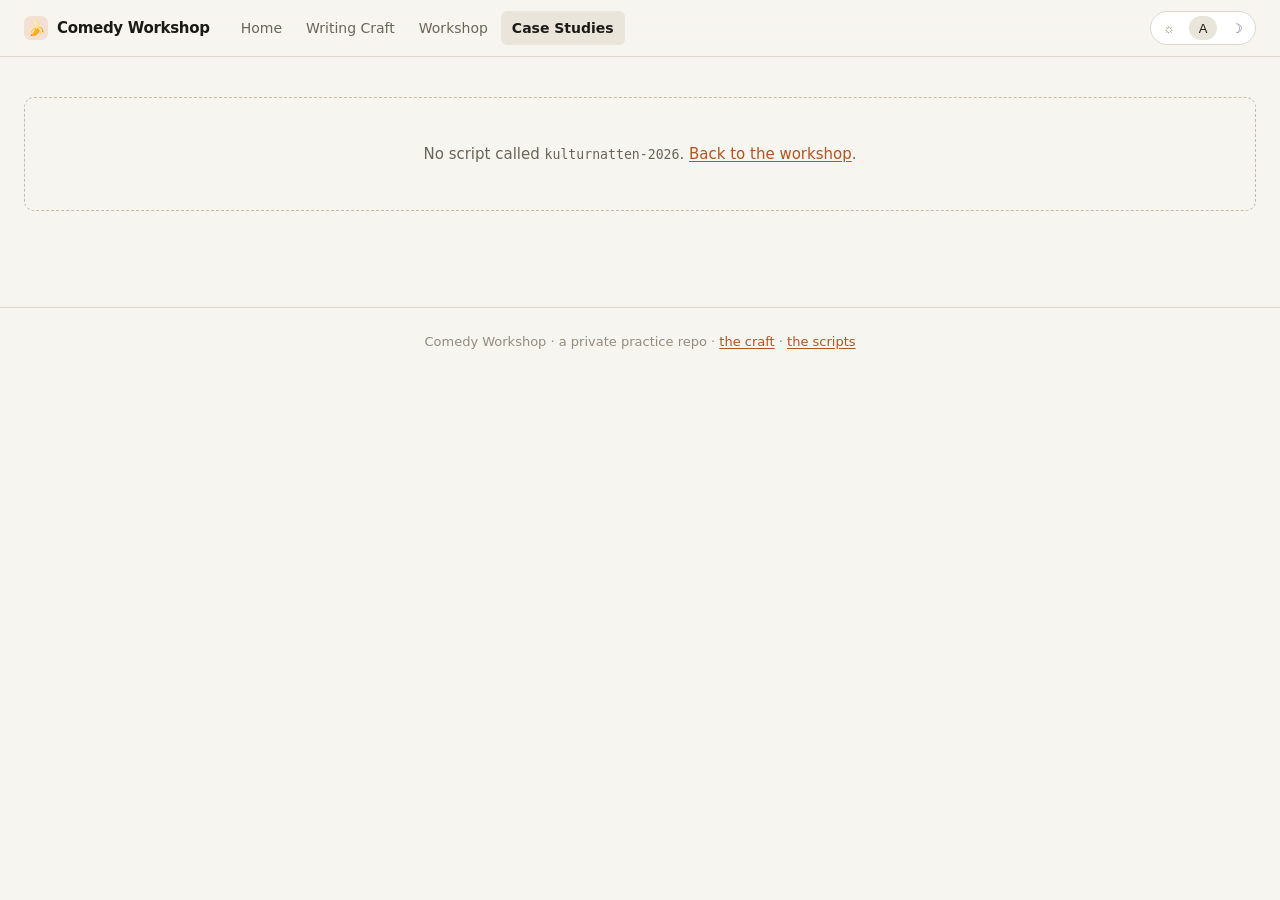
<file: case-studies/study.html>
<!doctype html>
<html lang="en">
<head>
<meta charset="utf-8">
<meta name="viewport" content="width=device-width, initial-scale=1">
<meta name="robots" content="noindex, nofollow">
<title>Case Study - Comedy Workshop</title>
<link rel="stylesheet" href="../assets/css/main.css">
<link rel="icon" href="data:image/svg+xml,<svg xmlns='http://www.w3.org/2000/svg' viewBox='0 0 32 32'><text y='26' font-size='26'>&#127820;</text></svg>">
<script src="../assets/js/core.js"></script>
<script src="../assets/js/model.js"></script>
<script src="../assets/js/craft-data.js"></script>
<script src="../assets/js/script-view.js"></script>
<script src="../data/case-studies/soresi.js"></script>
</head>
<body>
<header data-chrome data-page="case" data-base="../"></header>

<main class="wrap wrap--wide" id="studyRoot">
  <div class="row" style="margin-bottom:6px">
    <a class="btn btn--ghost" href="index.html">&larr; Case studies</a>
  </div>
  <div id="studyBody"></div>
</main>

<footer data-footer></footer>

<script>
(function () {
  var esc = CW.esc;
  var id = CW.qs('id', 'soresi');
  var s = CW.getStudy(id);
  var host = document.getElementById('studyBody');

  if (!s) {
    host.innerHTML = '<div class="empty-state">No case study called <code>' + esc(id) +
      '</code>. <a href="index.html">Back to case studies</a>.</div>';
    return;
  }
  document.title = s.title + ' - Comedy Workshop';

  var h = '<div class="eyebrow">Case study</div><h1 style="margin-bottom:6px">' + esc(s.title) + '</h1>' +
    (s.source ? '<p class="muted small">' + esc(s.source) + '</p>' : '') +
    (s.why ? '<p class="lede">' + esc(s.why) + '</p>' : '');

  if (s.watchFor && s.watchFor.length) {
    h += '<div class="panel" style="margin:22px 0"><div class="eyebrow">What to watch for</div>' +
      '<ul class="muted small" style="margin:0;padding-left:18px;line-height:1.9">' +
      s.watchFor.map(function (w) { return '<li>' + esc(w) + '</li>'; }).join('') + '</ul></div>';
  }

  /* ---- hour-level architecture ---- */
  if (s.architecture) {
    var a = s.architecture;
    if (a.shape) {
      h += '<h2 style="margin-top:36px">The shape of the hour</h2>' +
        '<table class="tbl"><tbody>' + a.shape.map(function (r) {
          return '<tr><th style="width:16%;white-space:nowrap">' + esc(r[0]) + '</th>' +
                 '<td style="width:18%"><b>' + esc(r[1]) + '</b></td>' +
                 '<td class="muted">' + esc(r[2]) + '</td></tr>';
        }).join('') + '</tbody></table>';
    }
    if (a.threads) {
      h += '<h2 style="margin-top:36px">Threads running the full hour</h2>' +
        '<div class="grid grid--2" style="margin-top:14px">' + a.threads.map(function (t) {
          return '<div class="panel">' +
            '<div style="font-family:var(--serif);font-size:17px;margin-bottom:10px">' + esc(t.handle) + '</div>' +
            '<div class="small"><span class="role-chip t-setup">planted</span> <span class="muted">' + esc(t.planted) + '</span></div>' +
            '<div class="small" style="margin-top:5px"><span class="role-chip t-callback">cashed</span> <span class="muted">' + esc(t.cashed) + '</span></div>' +
            '<p class="small faint" style="margin:10px 0 0">' + esc(t.note) + '</p></div>';
        }).join('') + '</div>';
    }
  }

  if (!s.versions || !s.versions.length) {
    h += '<div class="empty-state" style="margin-top:24px">' +
      '<h3 style="margin-bottom:8px">Transcript not in yet</h3>' +
      '<p class="small" style="max-width:52ch;margin:0 auto">Paste the beats into ' +
      '<code>data/case-studies/' + esc(s.id) + '.js</code> using the same ' +
      '<code>versions &rarr; segments &rarr; beats</code> shape as a workshop script.</p></div>';
    host.innerHTML = h;
    return;
  }

  /* ---- the annotated viewer, reusing the workshop machinery ---- */
  h += '<h2 style="margin-top:44px">Annotated excerpts</h2>' +
    '<p class="muted small" style="max-width:70ch">Eight segments of forty-four. Quotes are short and ' +
    'present only where a specific craft point is being made - the full transcript is deliberately not ' +
    'stored in this repo. Hover or click any line to inspect it.</p>' +
    '<h1 id="scriptTitle" hidden></h1><p id="scriptMeta" hidden></p><p id="scriptPremise" hidden></p>' +
    '<div id="toolbar" class="toolbar"></div><div id="versionNotes"></div>' +
    '<div class="editor"><div class="editor__rail"><div id="rail"></div></div>' +
    '<div id="pages"></div>' +
    '<div class="editor__inspector"><div id="inspector"></div></div></div>';

  if (s.takeaways && s.takeaways.length) {
    h += '<h2 style="margin-top:48px">What we are stealing</h2>' +
      '<ol class="muted" style="max-width:74ch;line-height:1.8;padding-left:20px">' +
      s.takeaways.map(function (t) { return '<li style="margin-bottom:8px">' + esc(t) + '</li>'; }).join('') +
      '</ol>';
  }

  h += '<div class="callout" style="margin-top:28px"><b>On the material.</b> This is someone else\'s ' +
       'copyrighted act. What is stored here is analysis, with short quoted anchors where a point is ' +
       'being made about them. Keep it that way, and keep the repo private.</div>';

  host.innerHTML = h;

  document.getElementById('studyRoot').id = 'scriptRoot';
  CW.registerScript(s);   // studies use the identical schema
  CW.mountScript();
})();
</script>
</body>
</html>
</file>
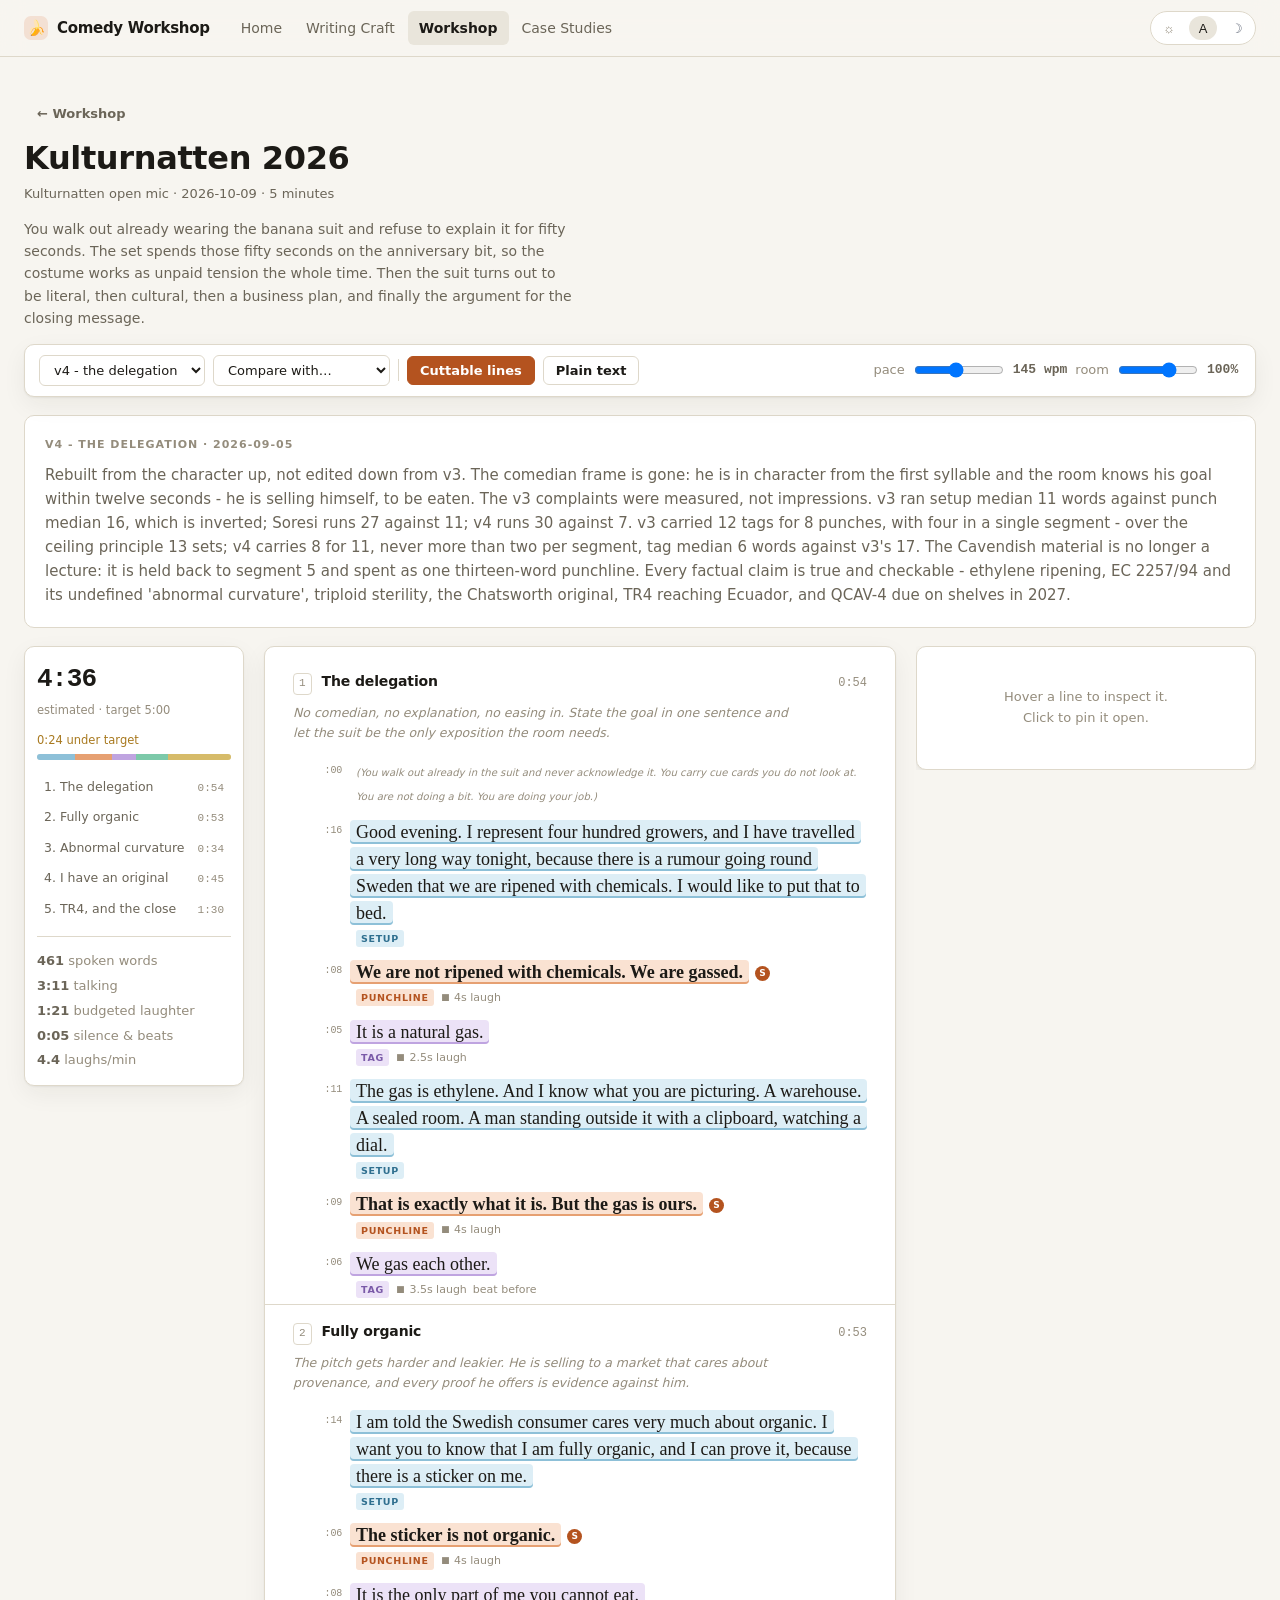
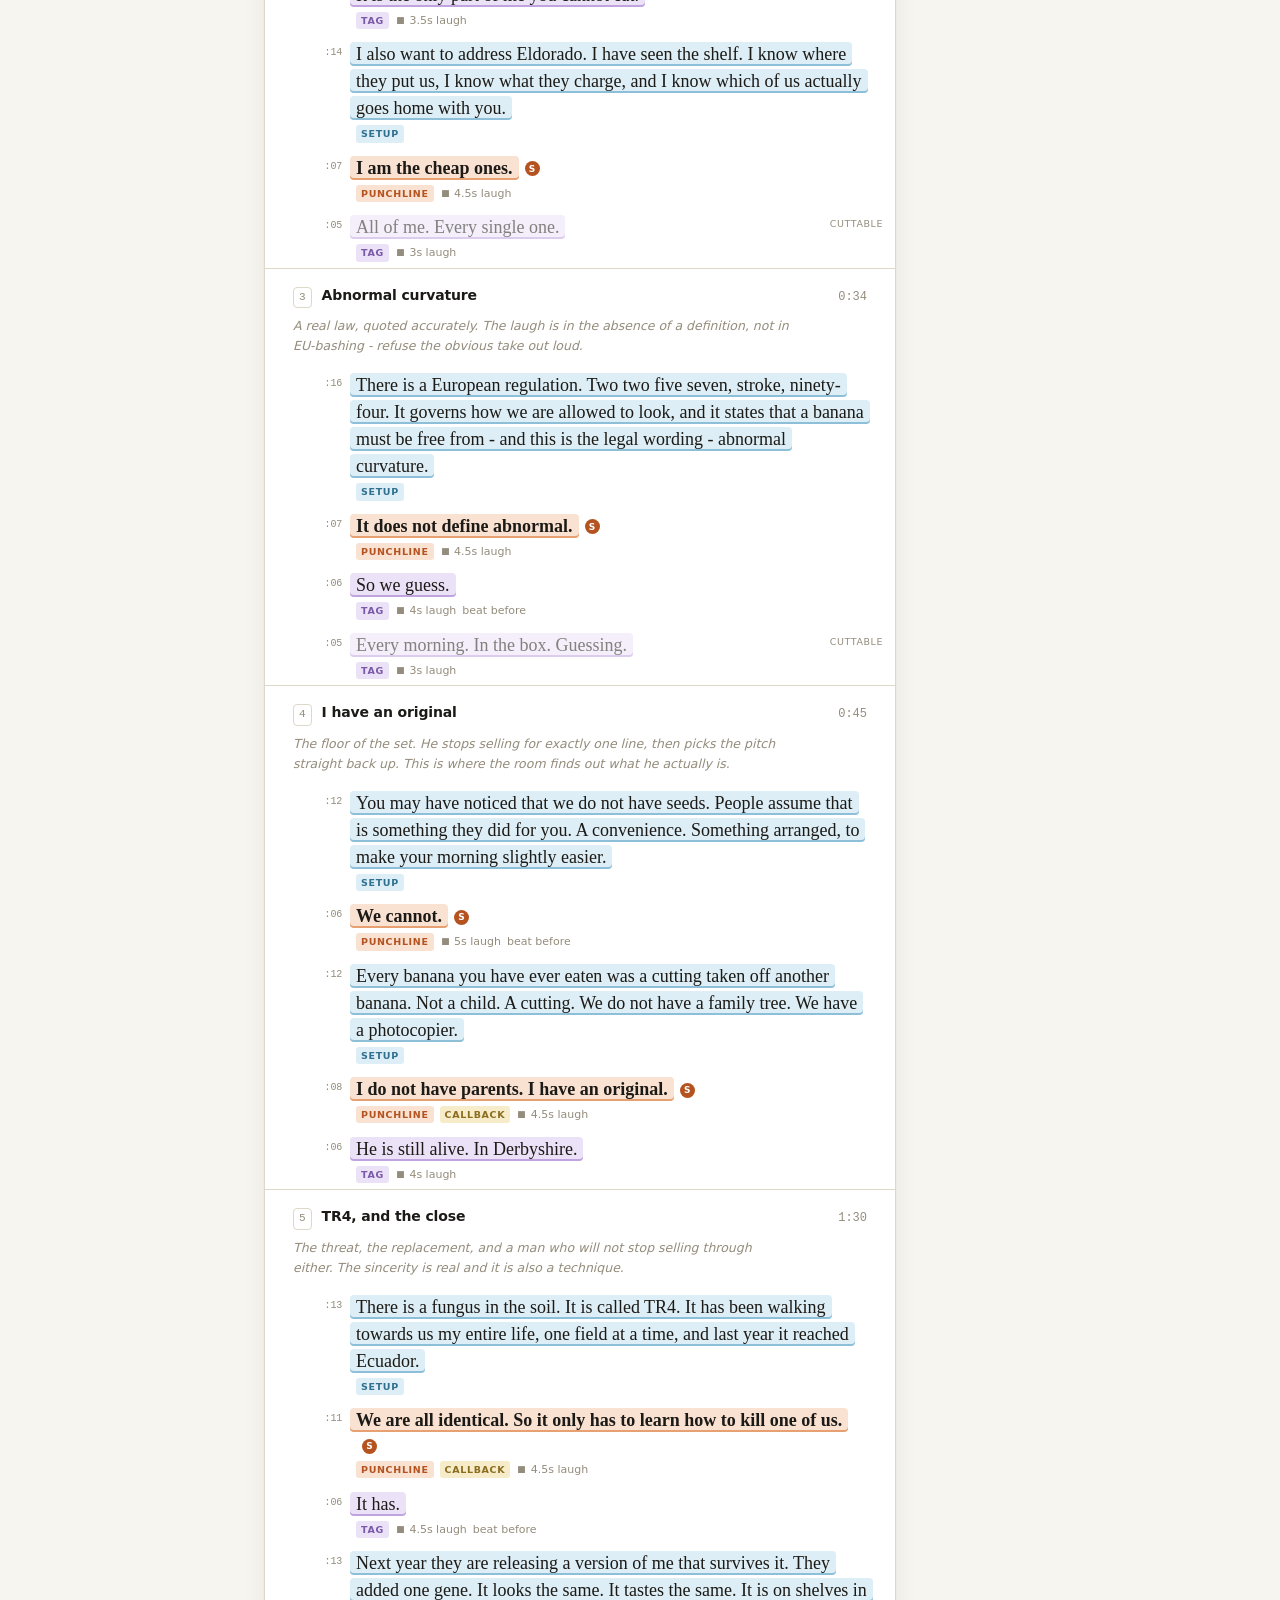
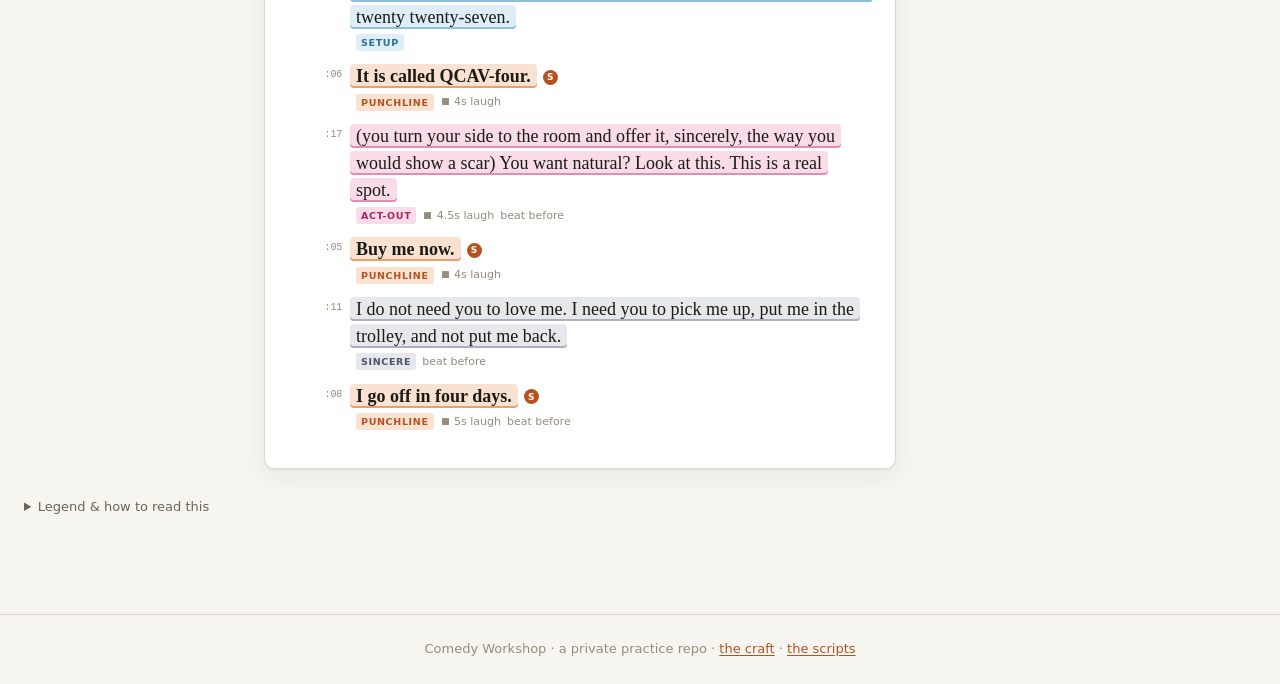
<file: workshop/script.html>
<!doctype html>
<html lang="en">
<head>
<meta charset="utf-8">
<meta name="viewport" content="width=device-width, initial-scale=1">
<meta name="robots" content="noindex, nofollow">
<title>Script - Comedy Workshop</title>
<link rel="stylesheet" href="../assets/css/main.css">
<link rel="icon" href="data:image/svg+xml,<svg xmlns='http://www.w3.org/2000/svg' viewBox='0 0 32 32'><text y='26' font-size='26'>&#127820;</text></svg>">
<script src="../assets/js/core.js"></script>
<script src="../assets/js/model.js"></script>
<script src="../assets/js/craft-data.js"></script>
<script src="../assets/js/script-view.js"></script>
<script src="../data/scripts/kulturnatten-2026.js"></script>
</head>
<body>
<header data-chrome data-page="workshop" data-base="../"></header>

<main class="wrap wrap--wide" id="scriptRoot">
  <div class="row" style="margin-bottom:6px">
    <a class="btn btn--ghost" href="index.html">&larr; Workshop</a>
  </div>
  <h1 id="scriptTitle" style="margin-bottom:6px">&nbsp;</h1>
  <p class="muted small" id="scriptMeta"></p>
  <p class="lede small" id="scriptPremise" style="font-size:14px"></p>

  <div id="toolbar" class="toolbar"></div>
  <div id="versionNotes"></div>

  <div class="editor">
    <div class="editor__rail"><div id="rail"></div></div>
    <div id="pages"></div>
    <div class="editor__inspector"><div id="inspector"></div></div>
  </div>

  <details style="margin-top:28px">
    <summary class="muted small" style="cursor:pointer">Legend &amp; how to read this</summary>
    <div class="panel" style="margin-top:12px">
      <div class="legend" style="margin-bottom:16px">
        <span><i style="background:var(--setup-bg);box-shadow:inset 0 -2px 0 var(--setup-edge)"></i>Setup</span>
        <span><i style="background:var(--punch-bg);box-shadow:inset 0 -2px 0 var(--punch-edge)"></i>Punchline</span>
        <span><i style="background:var(--tag-bg);box-shadow:inset 0 -2px 0 var(--tag-edge)"></i>Tag</span>
        <span><i style="background:var(--actout-bg);box-shadow:inset 0 -2px 0 var(--actout-edge)"></i>Act-out</span>
        <span><i style="background:var(--callback-bg);box-shadow:inset 0 -2px 0 var(--callback-edge)"></i>Callback</span>
        <span><i style="background:var(--sincere-bg);box-shadow:inset 0 -2px 0 var(--sincere-edge)"></i>Sincere</span>
      </div>
      <p class="small muted" style="margin:0">
        The orange <b>S</b> marker is a point of subversion - hover or click the line to see what the room
        expected, what they got, and the axis between the two. Setups show the full distribution of
        expectations with a concentration grade. The gutter time is what that single line costs, including
        its pause and its budgeted laugh.
        <br><br>
        <b>Cuttable lines</b> toggles the marked-optional beats and recalculates the runtime, so you can see
        what the set weighs after trimming. <b>Plain text</b> strips every annotation down to a clean
        rehearsal script. <b>Pace</b> and <b>room</b> re-run the estimate at a different speaking speed and a
        different assumption about how much the audience actually laughs - drop the room to 60% to see the
        set as it will run on a quiet Tuesday.
      </p>
    </div>
  </details>
</main>

<footer data-footer></footer>
<script>CW.mountScript();</script>
</body>
</html>
</file>
<file: assets/css/main.css>
/* ==========================================================================
   Comedy Workshop - shared stylesheet
   Tokens live on :root (light). [data-theme="dark"] overrides them.
   ========================================================================== */

:root {
  --bg:            #f7f5f0;
  --bg-panel:      #ffffff;
  --bg-sunk:       #efece4;
  --bg-hover:      #e9e5db;
  --border:        #ded8ca;
  --border-strong: #c6bda9;
  --text:          #1c1a16;
  --text-dim:      #6b6558;
  --text-faint:    #948c7c;
  --accent:        #b4531f;
  --accent-soft:   #f3e0d3;

  --setup:         #2f6f8f;  --setup-bg:    #ddeef6;  --setup-edge:   #8dc0d8;
  --punch:         #b4531f;  --punch-bg:    #fae2d2;  --punch-edge:   #e6a072;
  --tag:           #7a5aa8;  --tag-bg:      #ece2f7;  --tag-edge:     #bfa4e0;
  --oneliner:      #1f7a5a;  --oneliner-bg: #d8f0e6;  --oneliner-edge:#7cc9a9;
  --actout:        #a8265f;  --actout-bg:   #fadce8;  --actout-edge:  #e78bb1;
  --callback:      #8a6d1f;  --callback-bg: #f7ecc9;  --callback-edge:#d6bb69;
  --sincere:       #4a5568;  --sincere-bg:  #e6e8ec;  --sincere-edge: #a8b0bd;
  --transition:    #6b6558;  --transition-bg:#eeebe3; --transition-edge:#cdc6b6;

  --ok:      #1f7a5a;
  --warn:    #a8791f;
  --danger:  #b4351f;

  /* sticky site-header: 56px of content + its 1px bottom border. Every
     other sticky offset is derived from this so they cannot drift apart. */
  --header-h: 57px;
  /* height of the sticky .toolbar, measured at runtime by core.js because it
     wraps to two rows at narrow widths. 0 on pages that have no toolbar. */
  --toolbar-h: 0px;

  --radius:   10px;
  --radius-s: 6px;
  --shadow:   0 1px 2px rgba(28,26,22,.06), 0 8px 24px rgba(28,26,22,.06);
  --shadow-lift: 0 2px 6px rgba(28,26,22,.10), 0 16px 40px rgba(28,26,22,.12);
  --mono: ui-monospace, "Cascadia Mono", Menlo, Consolas, monospace;
  --sans: system-ui, -apple-system, "Segoe UI", Inter, Roboto, sans-serif;
  --serif: "Iowan Old Style", "Palatino Linotype", Palatino, Georgia, serif;
}

[data-theme="dark"] {
  --bg:            #14151a;
  --bg-panel:      #1c1e25;
  --bg-sunk:       #101116;
  --bg-hover:      #262931;
  --border:        #2e323c;
  --border-strong: #454b58;
  --text:          #e8e6e1;
  --text-dim:      #9aa0ad;
  --text-faint:    #6d7482;
  --accent:        #f0904e;
  --accent-soft:   #3a2519;

  --setup:         #6fb8d8;  --setup-bg:    #16303c;  --setup-edge:   #2f6f8f;
  --punch:         #f0904e;  --punch-bg:    #3a2113;  --punch-edge:   #a8571f;
  --tag:           #bda1e8;  --tag-bg:      #2a2138;  --tag-edge:     #6d55a0;
  --oneliner:      #66c9a3;  --oneliner-bg: #12312a;  --oneliner-edge:#2a8a68;
  --actout:        #f085ae;  --actout-bg:   #3a1526;  --actout-edge:  #a03060;
  --callback:      #dcc06a;  --callback-bg: #322a12;  --callback-edge:#8f7622;
  --sincere:       #9fb0c6;  --sincere-bg:  #1e242c;  --sincere-edge: #4a5568;
  --transition:    #9aa0ad;  --transition-bg:#20232a; --transition-edge:#3c414c;

  --ok:      #66c9a3;
  --warn:    #dcc06a;
  --danger:  #f07a62;

  --shadow:   0 1px 2px rgba(0,0,0,.4), 0 8px 24px rgba(0,0,0,.35);
  --shadow-lift: 0 2px 6px rgba(0,0,0,.5), 0 16px 40px rgba(0,0,0,.5);
}

* { box-sizing: border-box; }
html { scroll-behavior: smooth; }

body {
  margin: 0;
  background: var(--bg);
  color: var(--text);
  font-family: var(--sans);
  font-size: 15px;
  line-height: 1.6;
  -webkit-font-smoothing: antialiased;
  transition: background .18s ease, color .18s ease;
}

a { color: var(--accent); text-underline-offset: 2px; }

h1,h2,h3,h4 { line-height: 1.25; margin: 0 0 .5em; font-weight: 650; letter-spacing: -.011em; }
h1 { font-size: 2rem; }
h2 { font-size: 1.35rem; }
h3 { font-size: 1.05rem; }
p { margin: 0 0 1em; }
code, kbd { font-family: var(--mono); font-size: .88em; }
kbd {
  background: var(--bg-sunk); border: 1px solid var(--border);
  border-bottom-width: 2px; border-radius: 4px; padding: 1px 5px;
}

/* ---------- Layout ---------- */
.site-header {
  position: sticky; top: 0; z-index: 40;
  background: color-mix(in srgb, var(--bg) 88%, transparent);
  backdrop-filter: blur(12px);
  border-bottom: 1px solid var(--border);
}
.site-header__inner {
  max-width: 1400px; margin: 0 auto; padding: 0 24px;
  height: calc(var(--header-h) - 1px); display: flex; align-items: center; gap: 8px;
}
.brand {
  display: flex; align-items: center; gap: 9px;
  font-weight: 680; letter-spacing: -.02em; font-size: 15px;
  color: var(--text); text-decoration: none; margin-right: 12px;
}
.brand__mark {
  width: 24px; height: 24px; display: grid; place-items: center;
  font-size: 15px; line-height: 1;
  background: var(--accent-soft); border-radius: 7px;
}
.nav { display: flex; gap: 2px; flex: 1; }
.nav a {
  padding: 6px 11px; border-radius: var(--radius-s);
  color: var(--text-dim); text-decoration: none; font-size: 14px; font-weight: 500;
}
.nav a:hover { background: var(--bg-hover); color: var(--text); }
.nav a[aria-current="page"] { background: var(--bg-hover); color: var(--text); font-weight: 600; }

.theme-toggle {
  display: inline-flex; align-items: center; gap: 6px;
  background: var(--bg-panel); border: 1px solid var(--border);
  border-radius: 999px; padding: 4px;
}
.theme-toggle button {
  border: 0; background: transparent; cursor: pointer;
  color: var(--text-faint); border-radius: 999px;
  width: 28px; height: 24px; display: grid; place-items: center;
  font-size: 13px; line-height: 1; padding: 0;
}
.theme-toggle button[aria-pressed="true"] { background: var(--bg-hover); color: var(--text); }

/* Narrow screens: the wordmark gives up its text, the nav scrolls sideways,
   and the theme toggle keeps its place at the right edge. */
@media (max-width: 700px) {
  .site-header__inner { padding: 0 12px; gap: 6px; }
  .brand { margin-right: 4px; flex: none; }
  .brand > span:last-child { display: none; }
  .nav {
    flex: 1 1 auto; min-width: 0;
    overflow-x: auto; scrollbar-width: none; -webkit-overflow-scrolling: touch;
  }
  .nav::-webkit-scrollbar { display: none; }
  .nav a { white-space: nowrap; padding: 6px 8px; font-size: 13px; }
  .theme-toggle { flex: none; }
}

.wrap { max-width: 1080px; margin: 0 auto; padding: 40px 24px 96px; }
.wrap--wide { max-width: 1400px; }
@media (max-width: 700px) { .wrap { padding: 28px 16px 72px; } }

.site-footer {
  border-top: 1px solid var(--border); color: var(--text-faint);
  font-size: 13px; padding: 24px; text-align: center;
}

/* ---------- Generic bits ---------- */
.eyebrow {
  font-size: 11px; text-transform: uppercase; letter-spacing: .09em;
  font-weight: 700; color: var(--text-faint); margin-bottom: 10px;
}
.lede { font-size: 17px; color: var(--text-dim); max-width: 62ch; }
.panel {
  background: var(--bg-panel); border: 1px solid var(--border);
  border-radius: var(--radius); padding: 20px;
}
.grid { display: grid; gap: 16px; }
.grid--2 { grid-template-columns: repeat(auto-fit, minmax(300px,1fr)); }
.grid--3 { grid-template-columns: repeat(auto-fit, minmax(240px,1fr)); }

.card {
  display: block; background: var(--bg-panel); border: 1px solid var(--border);
  border-radius: var(--radius); padding: 20px; text-decoration: none; color: inherit;
  transition: border-color .15s, transform .15s, box-shadow .15s;
}
a.card:hover { border-color: var(--border-strong); transform: translateY(-2px); box-shadow: var(--shadow); }
.card h3 { margin-bottom: 4px; }
.card p { color: var(--text-dim); font-size: 14px; margin: 0; }

.pill {
  display: inline-flex; align-items: center; gap: 5px;
  font-size: 11px; font-weight: 650; letter-spacing: .03em;
  padding: 2px 8px; border-radius: 999px;
  background: var(--bg-sunk); color: var(--text-dim); border: 1px solid var(--border);
}
.pill--live { background: var(--accent-soft); color: var(--accent); border-color: transparent; }
.row { display: flex; align-items: center; gap: 10px; flex-wrap: wrap; }
.spacer { flex: 1; }
.muted { color: var(--text-dim); }
.faint { color: var(--text-faint); }
.small { font-size: 13px; }
hr.rule { border: 0; border-top: 1px solid var(--border); margin: 32px 0; }

.btn {
  display: inline-flex; align-items: center; gap: 6px;
  border: 1px solid var(--border); background: var(--bg-panel); color: var(--text);
  border-radius: var(--radius-s); padding: 6px 12px; font-size: 13px; font-weight: 550;
  cursor: pointer; font-family: inherit; text-decoration: none;
}
.btn:hover { background: var(--bg-hover); border-color: var(--border-strong); }
.btn[aria-pressed="true"], .btn--on { background: var(--accent); border-color: var(--accent); color: #fff; }
[data-theme="dark"] .btn[aria-pressed="true"], [data-theme="dark"] .btn--on { color: #14151a; }
.btn--ghost { border-color: transparent; background: transparent; color: var(--text-dim); }
.btn--ghost:hover { background: var(--bg-hover); color: var(--text); }

select.input, input.input {
  font-family: inherit; font-size: 13px; padding: 6px 10px;
  background: var(--bg-panel); color: var(--text);
  border: 1px solid var(--border); border-radius: var(--radius-s);
}

/* ---------- Script editor layout ---------- */
.editor {
  display: grid;
  grid-template-columns: 220px minmax(0,1fr) 340px;
  gap: 20px;
  align-items: start;
}
@media (max-width: 1180px) { .editor { grid-template-columns: minmax(0,1fr) 320px; } .editor__rail { display:none; } }
@media (max-width: 860px)  { .editor { grid-template-columns: minmax(0,1fr); } .editor__inspector { position: static !important; } }

.editor__rail, .editor__inspector { position: sticky; top: calc(var(--header-h) + var(--toolbar-h) + 19px); }
.editor__inspector { max-height: calc(100vh - var(--header-h) - var(--toolbar-h) - 43px); overflow-y: auto; }

.toolbar {
  display: flex; gap: 8px; align-items: center; flex-wrap: wrap;
  padding: 10px 14px; margin-bottom: 18px;
  background: var(--bg-panel); border: 1px solid var(--border);
  border-radius: var(--radius);
  /* Second shadow is an opaque ring in the page colour, not a shadow: it
     fills the rounded corner arcs and the strip above, so no content shows
     through between this bar and the header it sits under. */
  box-shadow: var(--shadow), 0 0 0 14px var(--bg);
  position: sticky; top: var(--header-h); z-index: 30;
}

/* -- the script page itself -- */
.page {
  background: var(--bg-panel); border: 1px solid var(--border);
  border-radius: var(--radius); box-shadow: var(--shadow);
  padding: 8px 0 32px;
}
.seg { border-top: 1px solid var(--border); }
.seg:first-child { border-top: 0; }
.seg__head {
  display: flex; align-items: baseline; gap: 10px; flex-wrap: wrap;
  padding: 18px 28px 8px; scroll-margin-top: calc(var(--header-h) + var(--toolbar-h) + 18px);
}
.seg__num {
  font-family: var(--mono); font-size: 11px; color: var(--text-faint);
  border: 1px solid var(--border); border-radius: 4px; padding: 1px 5px;
}
.seg__title { font-size: 14px; font-weight: 680; letter-spacing: -.01em; margin: 0; }
.seg__time { font-family: var(--mono); font-size: 12px; color: var(--text-faint); margin-left: auto; }
.seg__intent { padding: 0 28px 10px; font-size: 12.5px; color: var(--text-faint); font-style: italic; max-width: 70ch; }

.beat {
  display: grid; grid-template-columns: 46px 1fr; gap: 0 14px;
  padding: 3px 28px; cursor: pointer; position: relative;
  border-left: 3px solid transparent;
}
.beat:hover { background: var(--bg-hover); }
.beat.is-active { background: var(--bg-hover); border-left-color: var(--accent); }
.beat__gutter {
  font-family: var(--mono); font-size: 10px; color: var(--text-faint);
  text-align: right; padding-top: 7px; user-select: none;
  white-space: nowrap; letter-spacing: -.02em;
}
.beat__line { padding: 3px 0; }
.beat__text {
  font-family: var(--serif); font-size: 18px; line-height: 1.5;
  border-radius: 4px; padding: 2px 6px; margin-left: -6px;
  display: inline; box-decoration-break: clone; -webkit-box-decoration-break: clone;
}
.beat__meta {
  display: flex; gap: 6px; align-items: center; flex-wrap: wrap;
  margin-top: 3px; font-size: 11px; color: var(--text-faint);
}
@media (max-width: 700px) {
  .beat { padding: 3px 14px; grid-template-columns: 34px 1fr; gap: 0 8px; }
  .beat__text { font-size: 16.5px; }
  .beat--optional::after { display: none; }
  .seg__head, .seg__intent { padding-left: 14px; padding-right: 14px; }
  .toolbar { position: static; }
}

.beat--optional .beat__text { opacity: .55; }
.beat--optional::after {
  content: "cuttable"; position: absolute; right: 12px; top: 8px;
  font-size: 9.5px; letter-spacing: .06em; text-transform: uppercase;
  color: var(--text-faint);
}
body.hide-optional .beat--optional { display: none; }

.beat--stage .beat__text {
  font-family: var(--sans); font-size: 13px; font-style: italic;
  color: var(--text-faint); background: transparent;
}

/* role colours */
.t-setup      .beat__text { background: var(--setup-bg);      box-shadow: inset 0 -2px 0 var(--setup-edge); }
.t-punch      .beat__text { background: var(--punch-bg);      box-shadow: inset 0 -2px 0 var(--punch-edge); font-weight: 600; }
.t-tag        .beat__text { background: var(--tag-bg);        box-shadow: inset 0 -2px 0 var(--tag-edge); }
.t-oneliner   .beat__text { background: var(--oneliner-bg);   box-shadow: inset 0 -2px 0 var(--oneliner-edge); }
.t-actout     .beat__text { background: var(--actout-bg);     box-shadow: inset 0 -2px 0 var(--actout-edge); }
.t-callback   .beat__text { background: var(--callback-bg);   box-shadow: inset 0 -2px 0 var(--callback-edge); }
.t-sincere    .beat__text { background: var(--sincere-bg);    box-shadow: inset 0 -2px 0 var(--sincere-edge); }
.t-transition .beat__text { background: transparent; color: var(--text-dim); }

body.plain-text .beat__text { background: transparent !important; box-shadow: none !important; font-weight: 400 !important; }
body.plain-text .beat__meta, body.plain-text .beat__gutter { visibility: hidden; }
body.plain-text .subv-dot { display: none; }

.role-chip {
  font-size: 9.5px; font-weight: 750; letter-spacing: .07em; text-transform: uppercase;
  padding: 1px 5px; border-radius: 3px;
}
.role-chip.t-setup      { background: var(--setup-bg);      color: var(--setup); }
.role-chip.t-punch      { background: var(--punch-bg);      color: var(--punch); }
.role-chip.t-tag        { background: var(--tag-bg);        color: var(--tag); }
.role-chip.t-oneliner   { background: var(--oneliner-bg);   color: var(--oneliner); }
.role-chip.t-actout     { background: var(--actout-bg);     color: var(--actout); }
.role-chip.t-callback   { background: var(--callback-bg);   color: var(--callback); }
.role-chip.t-sincere    { background: var(--sincere-bg);    color: var(--sincere); }
.role-chip.t-transition { background: var(--transition-bg); color: var(--transition); }

/* subversion marker */
.subv-dot {
  display: inline-grid; place-items: center;
  width: 15px; height: 15px; margin-left: 6px; vertical-align: 2px;
  border-radius: 50%; background: var(--punch); color: #fff;
  font-size: 9px; font-weight: 800; cursor: help;
}
[data-theme="dark"] .subv-dot { color: #14151a; }

/* ---------- Inspector ---------- */
.insp { background: var(--bg-panel); border: 1px solid var(--border); border-radius: var(--radius); box-shadow: var(--shadow); }
.insp__head { padding: 14px 16px 10px; border-bottom: 1px solid var(--border); }
.insp__body { padding: 14px 16px 18px; }
.insp__quote {
  font-family: var(--serif); font-size: 15px; line-height: 1.45;
  border-left: 3px solid var(--border-strong); padding-left: 11px; margin: 0 0 6px;
}
.insp h4 {
  font-size: 10.5px; text-transform: uppercase; letter-spacing: .08em;
  color: var(--text-faint); margin: 18px 0 7px; font-weight: 750;
}
.insp h4:first-child { margin-top: 0; }
.insp p { font-size: 13.5px; margin: 0 0 8px; }
.insp__empty { padding: 40px 20px; text-align: center; color: var(--text-faint); font-size: 13px; }

/* expectation bars */
.exp { margin-bottom: 9px; }
.exp__top { display: flex; gap: 8px; font-size: 12.5px; align-items: baseline; }
.exp__pct { font-family: var(--mono); font-weight: 700; font-size: 12px; min-width: 34px; }
.exp__bar { height: 5px; border-radius: 3px; background: var(--bg-sunk); margin-top: 4px; overflow: hidden; }
.exp__fill { height: 100%; border-radius: 3px; background: var(--setup-edge); }
.exp--primary .exp__pct { color: var(--setup); }
.exp--primary .exp__fill { background: var(--setup); }

.conc {
  display: flex; align-items: center; gap: 8px; font-size: 12px;
  padding: 8px 10px; border-radius: var(--radius-s); margin-bottom: 12px;
  background: var(--bg-sunk); border: 1px solid var(--border);
}
.conc__dot { width: 8px; height: 8px; border-radius: 50%; flex: none; }
.conc--strong .conc__dot { background: var(--ok); }
.conc--ok     .conc__dot { background: var(--warn); }
.conc--weak   .conc__dot { background: var(--danger); }

/* subversion diagram */
.subv {
  border: 1px solid var(--punch-edge); background: var(--punch-bg);
  border-radius: var(--radius-s); padding: 11px 12px; margin-bottom: 10px;
}
.subv__leg { font-size: 13px; }
.subv__label { font-size: 9.5px; text-transform: uppercase; letter-spacing: .07em; font-weight: 750; color: var(--punch); display: block; }
.subv__arrow { text-align: center; color: var(--punch); font-size: 15px; line-height: 1; margin: 6px 0; }
.subv__axis { margin-top: 9px; padding-top: 8px; border-top: 1px dashed var(--punch-edge); font-size: 12px; color: var(--text-dim); }

/* ---------- Rail ---------- */
.rail { background: var(--bg-panel); border: 1px solid var(--border); border-radius: var(--radius); padding: 12px; box-shadow: var(--shadow); }
.rail__total { font-family: var(--mono); font-size: 26px; font-weight: 700; letter-spacing: -.03em; }
.rail__target { font-size: 11.5px; color: var(--text-faint); margin-bottom: 12px; }
.rail__seg {
  display: flex; gap: 8px; align-items: baseline; font-size: 12.5px;
  padding: 5px 7px; border-radius: var(--radius-s); color: var(--text-dim);
  text-decoration: none; cursor: pointer;
}
.rail__seg:hover { background: var(--bg-hover); color: var(--text); }
.rail__seg time { margin-left: auto; font-family: var(--mono); font-size: 11px; color: var(--text-faint); }
.rail__bar { height: 6px; border-radius: 4px; background: var(--bg-sunk); display: flex; overflow: hidden; margin: 4px 0 12px; }
.rail__bar span { display: block; }

.gauge { font-size: 11.5px; margin-top: 4px; }
.gauge--over  { color: var(--danger); font-weight: 650; }
.gauge--under { color: var(--warn); }
.gauge--good  { color: var(--ok); font-weight: 650; }

/* ---------- Compare view ---------- */
.compare { display: grid; grid-template-columns: 1fr 1fr; gap: 16px; align-items: start; }
@media (max-width: 900px) { .compare { grid-template-columns: 1fr; } }
.compare .page { padding-top: 0; }
.compare__head {
  display: flex; align-items: center; gap: 8px; padding: 10px 14px;
  border-bottom: 1px solid var(--border);
  background: var(--bg-panel); border-radius: var(--radius) var(--radius) 0 0;
}
.d-add   { border-left: 3px solid var(--ok) !important;     background: color-mix(in srgb, var(--ok) 10%, transparent); }
.d-del   { border-left: 3px solid var(--danger) !important; background: color-mix(in srgb, var(--danger) 10%, transparent); }
.d-del .beat__text { text-decoration: line-through; opacity: .6; }
.d-mod   { border-left: 3px solid var(--warn) !important;   background: color-mix(in srgb, var(--warn) 12%, transparent); }
.d-ghost { opacity: .26; }
.diff-key { display: flex; gap: 12px; font-size: 11.5px; color: var(--text-faint); flex-wrap: wrap; }
.diff-key i { display: inline-block; width: 9px; height: 9px; border-radius: 2px; margin-right: 4px; }

/* ---------- Craft page ---------- */
.toc { position: sticky; top: calc(var(--header-h) + var(--toolbar-h) + 19px); font-size: 13px; }
.toc a { display: block; padding: 4px 9px; border-radius: var(--radius-s); color: var(--text-dim); text-decoration: none; }
.toc a:hover { background: var(--bg-hover); color: var(--text); }
.toc a.is-active { background: var(--bg-hover); color: var(--text); font-weight: 600; }
.craft { display: grid; grid-template-columns: 220px minmax(0,1fr); gap: 40px; align-items: start; }
@media (max-width: 900px) { .craft { grid-template-columns: 1fr; } .toc { position: static; } }

.principle { border-top: 1px solid var(--border); padding-top: 28px; margin-top: 28px; scroll-margin-top: 80px; }
.principle:first-child { border-top: 0; padding-top: 0; margin-top: 0; }
.principle h2 { display: flex; align-items: baseline; gap: 10px; }
.principle__n { font-family: var(--mono); font-size: 13px; color: var(--text-faint); font-weight: 500; }
.principle > p { max-width: 68ch; }

.example {
  background: var(--bg-sunk); border: 1px solid var(--border);
  border-left: 3px solid var(--accent); border-radius: var(--radius-s);
  padding: 12px 14px; margin: 14px 0; font-size: 14px;
}
.example .ex-line { font-family: var(--serif); font-size: 16px; margin: 2px 0; }
.example .ex-tag {
  font-size: 9.5px; text-transform: uppercase; letter-spacing: .07em;
  font-weight: 750; color: var(--text-faint); margin-right: 8px;
}
.callout {
  border: 1px solid var(--border); border-radius: var(--radius-s);
  padding: 12px 14px; margin: 14px 0; font-size: 13.5px;
  background: var(--bg-panel);
}
.callout--warn { border-color: var(--warn); background: color-mix(in srgb, var(--warn) 8%, var(--bg-panel)); }

table.tbl { width: 100%; border-collapse: collapse; font-size: 13.5px; margin: 14px 0; }
table.tbl th, table.tbl td { text-align: left; padding: 8px 10px; border-bottom: 1px solid var(--border); vertical-align: top; }
table.tbl th { font-size: 11px; text-transform: uppercase; letter-spacing: .06em; color: var(--text-faint); }

.legend { display: flex; gap: 14px; flex-wrap: wrap; font-size: 12px; color: var(--text-dim); }
.legend i { display: inline-block; width: 10px; height: 10px; border-radius: 3px; margin-right: 5px; vertical-align: -1px; }

.empty-state {
  border: 1px dashed var(--border-strong); border-radius: var(--radius);
  padding: 44px 28px; text-align: center; color: var(--text-dim);
}
</file>
